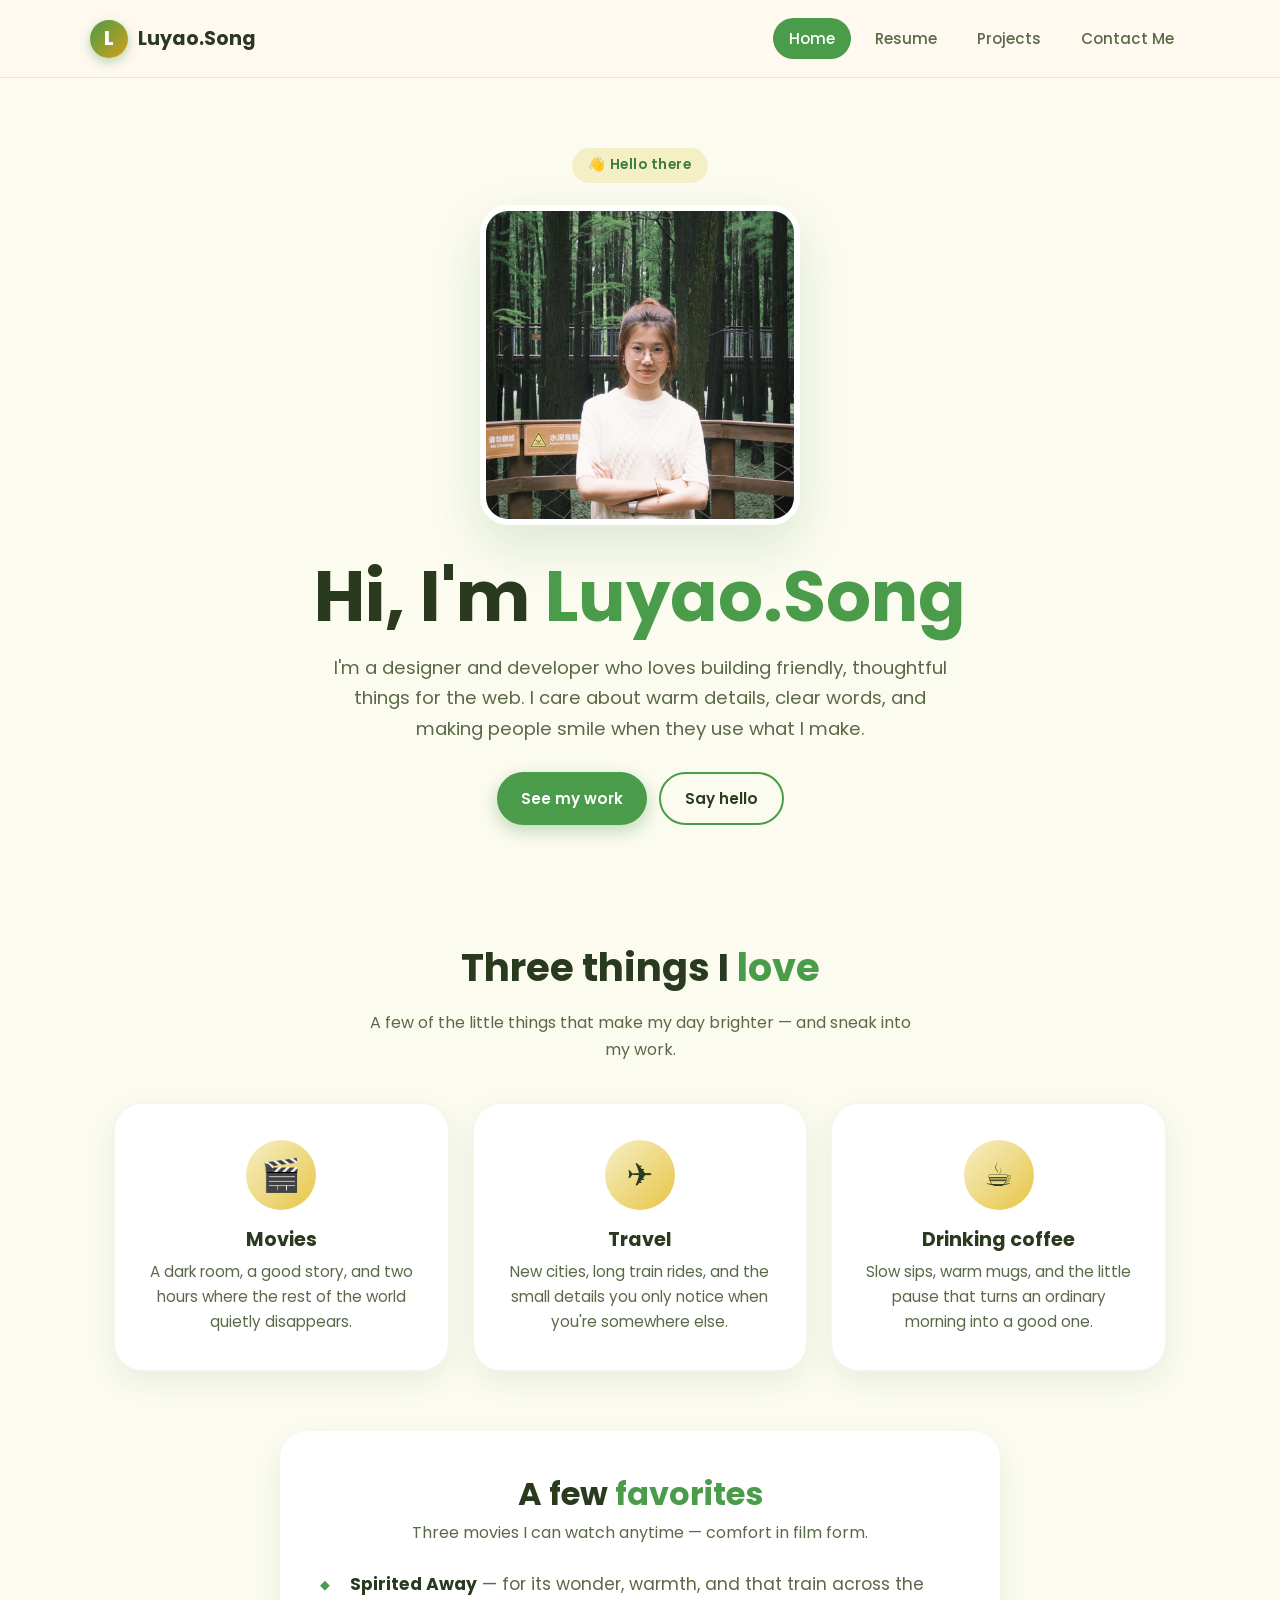
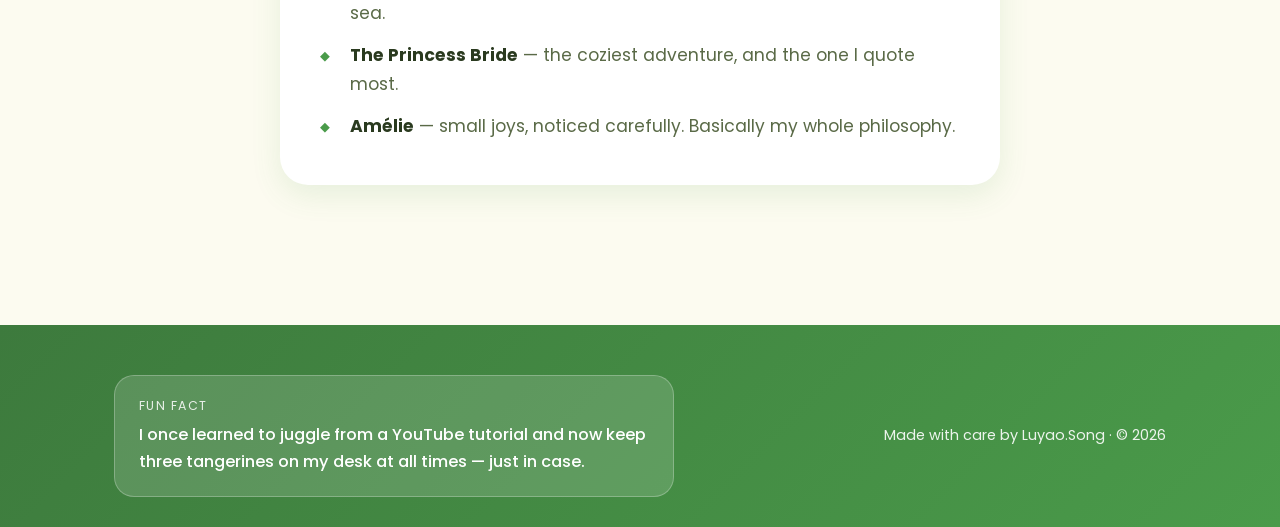
<file: index.html>
<!DOCTYPE html>
<html lang="en">
<head>
  <meta charset="UTF-8" />
  <meta name="viewport" content="width=device-width, initial-scale=1.0" />
  <title>Luyao.Song — Home</title>
  <meta name="description" content="Hi, I'm Luyao — a friendly designer & developer who loves warm colors, good coffee, and side projects." />
  <link rel="preconnect" href="https://fonts.googleapis.com" />
  <link rel="preconnect" href="https://fonts.gstatic.com" crossorigin />
  <link href="https://fonts.googleapis.com/css2?family=Poppins:wght@400;500;600;700&display=swap" rel="stylesheet" />
  <link rel="stylesheet" href="styles.css" />
</head>
<body>
  <!-- ===== Header ===== -->
  <header class="site-header">
    <div class="container nav">
      <a class="brand" href="index.html">
        <span class="brand-mark">L</span>
        <span>Luyao.Song</span>
      </a>
      <button class="nav-toggle" aria-label="Toggle menu" aria-expanded="false">
        <span></span><span></span><span></span>
      </button>
      <nav class="nav-links" id="navLinks">
        <a href="index.html" class="active">Home</a>
        <a href="resume.html">Resume</a>
        <a href="projects.html">Projects</a>
        <a href="contact.html">Contact Me</a>
      </nav>
    </div>
  </header>

  <main>
    <!-- ===== Hero ===== -->
    <section class="hero">
      <div class="container">
        <span class="hero-eyebrow">👋 Hello there</span>
        <img class="hero-photo"
             src="profile.jpg"
             alt="Portrait of Luyao.Song" />
        <h1>Hi, I'm <span class="accent">Luyao.Song</span></h1>
        <p class="lead">
          I'm a designer and developer who loves building friendly, thoughtful
          things for the web. I care about warm details, clear words, and
          making people smile when they use what I make.
        </p>
        <div class="hero-actions">
          <a href="projects.html" class="btn">See my work</a>
          <a href="contact.html" class="btn btn-ghost">Say hello</a>
        </div>
      </div>
    </section>

    <!-- ===== Three things I like ===== -->
    <section class="section">
      <div class="container">
        <div class="section-head">
          <h2>Three things I <span class="accent">love</span></h2>
          <p>A few of the little things that make my day brighter — and sneak into my work.</p>
        </div>
        <div class="likes-grid">
          <article class="like-card">
            <div class="like-icon">🎬</div>
            <h3>Movies</h3>
            <p>A dark room, a good story, and two hours where the rest of the world quietly disappears.</p>
          </article>
          <article class="like-card">
            <div class="like-icon">✈️</div>
            <h3>Travel</h3>
            <p>New cities, long train rides, and the small details you only notice when you're somewhere else.</p>
          </article>
          <article class="like-card">
            <div class="like-icon">☕</div>
            <h3>Drinking coffee</h3>
            <p>Slow sips, warm mugs, and the little pause that turns an ordinary morning into a good one.</p>
          </article>
        </div>
      </div>
    </section>

    <!-- ===== Favorites ===== -->
    <section class="section" style="padding-top:0;">
      <div class="container">
        <div class="favorites">
          <h2>A few <span class="accent">favorites</span></h2>
          <p class="sub">Three movies I can watch anytime — comfort in film form.</p>
          <ul class="favorites-list">
            <li><strong>Spirited Away</strong> — for its wonder, warmth, and that train across the sea.</li>
            <li><strong>The Princess Bride</strong> — the coziest adventure, and the one I quote most.</li>
            <li><strong>Amélie</strong> — small joys, noticed carefully. Basically my whole philosophy.</li>
          </ul>
        </div>
      </div>
    </section>
  </main>

  <!-- ===== Footer ===== -->
  <footer class="site-footer">
    <div class="container footer-inner">
      <div class="fun-fact">
        <div class="label">Fun fact</div>
        <p>I once learned to juggle from a YouTube tutorial and now keep three tangerines on my desk at all times — just in case.</p>
      </div>
      <div class="footer-meta">
        Made with care by Luyao.Song · © 2026
      </div>
    </div>
  </footer>

  <script src="app.js"></script>
</body>
</html>
</file>
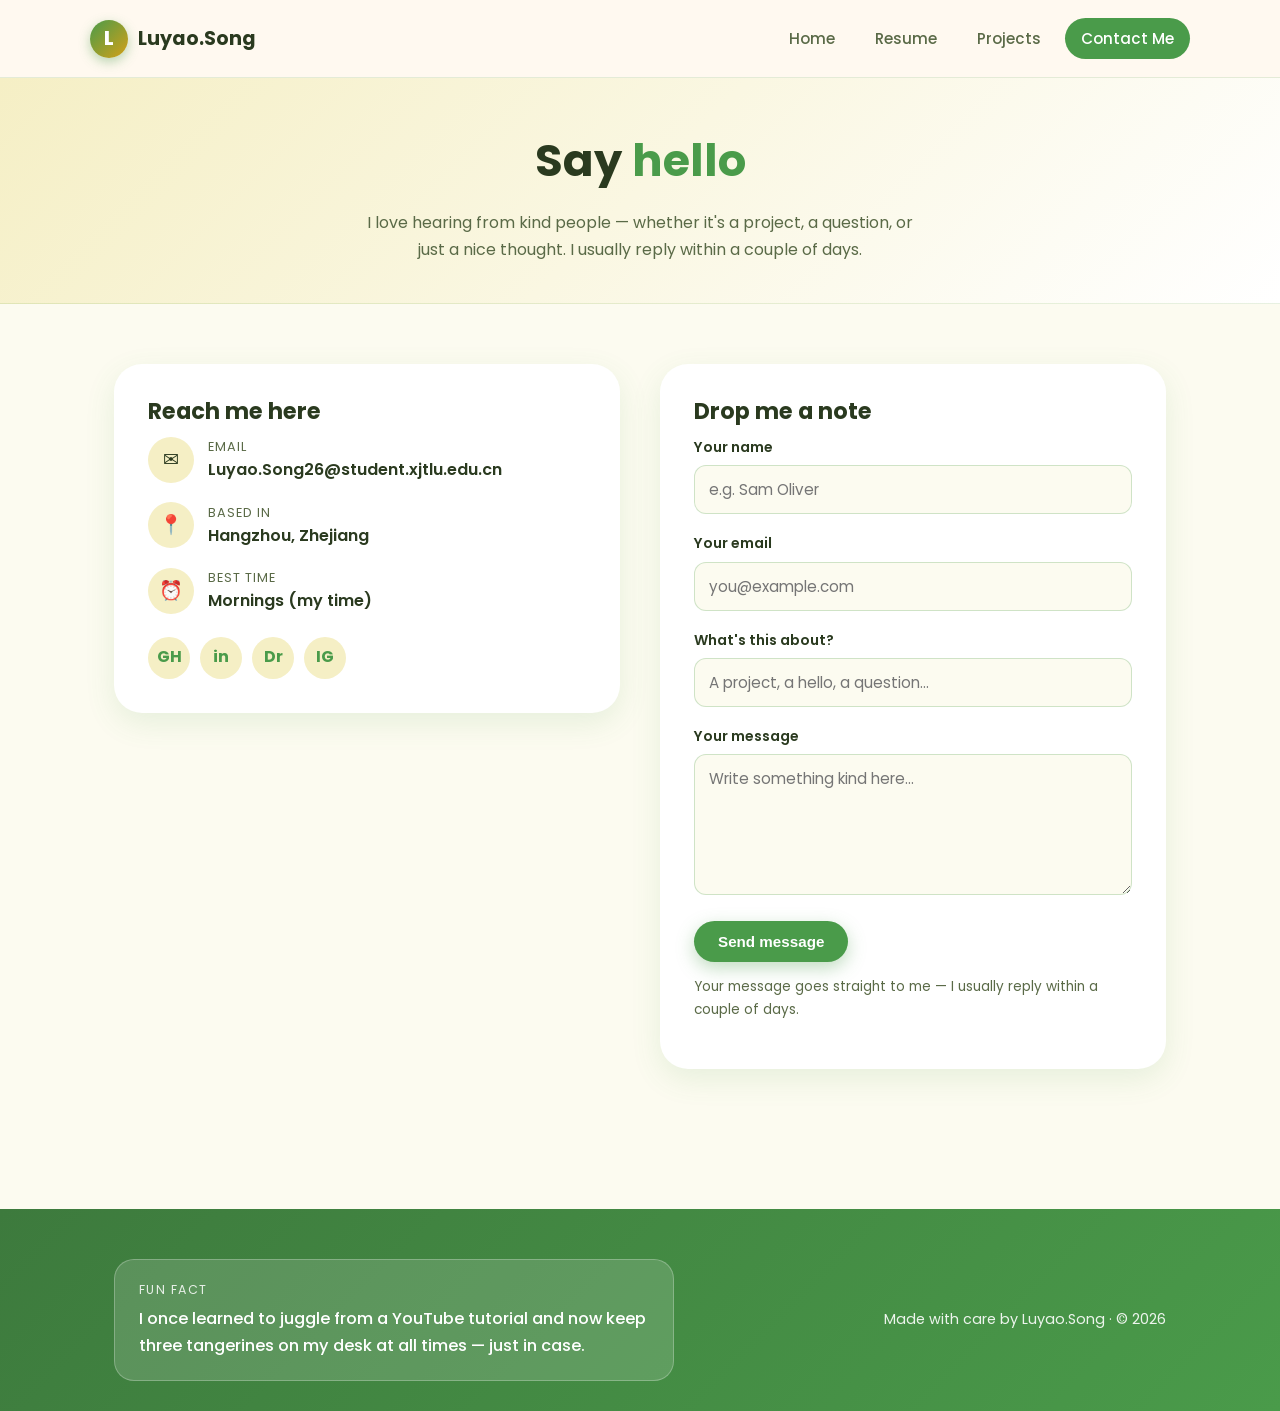
<file: contact.html>
<!DOCTYPE html>
<html lang="en">
<head>
  <meta charset="UTF-8" />
  <meta name="viewport" content="width=device-width, initial-scale=1.0" />
  <title>Luyao.Song — Contact Me</title>
  <meta name="description" content="Get in touch with Luyao.Song — friendly messages always welcome." />
  <link rel="preconnect" href="https://fonts.googleapis.com" />
  <link rel="preconnect" href="https://fonts.gstatic.com" crossorigin />
  <link href="https://fonts.googleapis.com/css2?family=Poppins:wght@400;500;600;700&display=swap" rel="stylesheet" />
  <link rel="stylesheet" href="styles.css" />
</head>
<body>
  <header class="site-header">
    <div class="container nav">
      <a class="brand" href="index.html">
        <span class="brand-mark">L</span>
        <span>Luyao.Song</span>
      </a>
      <button class="nav-toggle" aria-label="Toggle menu" aria-expanded="false">
        <span></span><span></span><span></span>
      </button>
      <nav class="nav-links" id="navLinks">
        <a href="index.html">Home</a>
        <a href="resume.html">Resume</a>
        <a href="projects.html">Projects</a>
        <a href="contact.html" class="active">Contact Me</a>
      </nav>
    </div>
  </header>

  <main>
    <section class="page-hero">
      <div class="container">
        <h1>Say <span class="accent">hello</span></h1>
        <p>I love hearing from kind people — whether it's a project, a question, or just a nice thought. I usually reply within a couple of days.</p>
      </div>
    </section>

    <section class="section">
      <div class="container contact-grid">

        <!-- Contact info -->
        <div class="contact-card">
          <h2 style="font-size:1.4rem;">Reach me here</h2>
          <div class="contact-list">
            <div class="contact-item">
              <div class="contact-icon">✉️</div>
              <div>
                <div class="label">Email</div>
                <div class="value"><a href="mailto:Luyao.Song26@student.xjtlu.edu.cn">Luyao.Song26@student.xjtlu.edu.cn</a></div>
              </div>
            </div>
            <div class="contact-item">
              <div class="contact-icon">📍</div>
              <div>
                <div class="label">Based in</div>
                <div class="value">Hangzhou, Zhejiang</div>
              </div>
            </div>
            <div class="contact-item">
              <div class="contact-icon">⏰</div>
              <div>
                <div class="label">Best time</div>
                <div class="value">Mornings (my time)</div>
              </div>
            </div>
          </div>

          <div class="social-row">
            <a class="social-chip" href="#" aria-label="GitHub">GH</a>
            <a class="social-chip" href="#" aria-label="LinkedIn">in</a>
            <a class="social-chip" href="#" aria-label="Dribbble">Dr</a>
            <a class="social-chip" href="#" aria-label="Instagram">IG</a>
          </div>
        </div>

        <!-- Contact form -->
        <div class="contact-card">
          <h2 style="font-size:1.4rem;">Drop me a note</h2>
          <form id="contactForm" novalidate>
            <div class="form-group">
              <label for="name">Your name</label>
              <input type="text" id="name" name="name" placeholder="e.g. Sam Oliver" required />
            </div>
            <div class="form-group">
              <label for="email">Your email</label>
              <input type="email" id="email" name="email" placeholder="you@example.com" required />
            </div>
            <div class="form-group">
              <label for="subject">What's this about?</label>
              <input type="text" id="subject" name="subject" placeholder="A project, a hello, a question…" />
            </div>
            <div class="form-group">
              <label for="message">Your message</label>
              <textarea id="message" name="message" rows="5" placeholder="Write something kind here…" required></textarea>
            </div>
            <button type="submit" class="btn">Send message</button>
            <p class="form-status" id="formStatus"></p>
            <p class="form-note">Your message goes straight to me — I usually reply within a couple of days.</p>
          </form>
        </div>

      </div>
    </section>
  </main>

  <footer class="site-footer">
    <div class="container footer-inner">
      <div class="fun-fact">
        <div class="label">Fun fact</div>
        <p>I once learned to juggle from a YouTube tutorial and now keep three tangerines on my desk at all times — just in case.</p>
      </div>
      <div class="footer-meta">
        Made with care by Luyao.Song · © 2026
      </div>
    </div>
  </footer>

  <script src="app.js"></script>
</body>
</html>
</file>
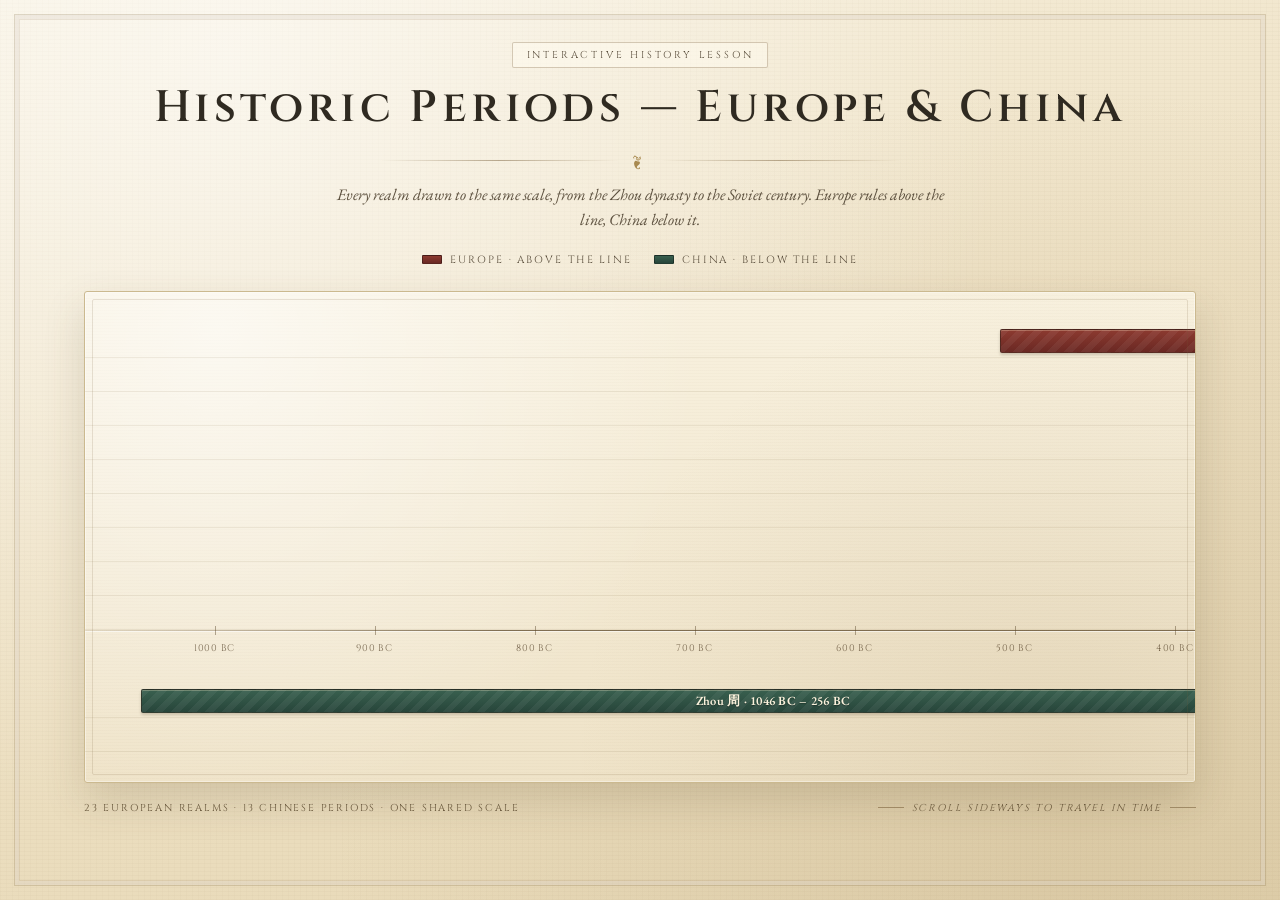
<file: history.html>
<!DOCTYPE html>
<html lang="en">
<head>
  <meta charset="UTF-8" />
  <meta name="viewport" content="width=device-width, initial-scale=1.0" />
  <title>Historic Periods — Europe &amp; China</title>
  <meta name="description" content="A vintage timeline comparing European and Chinese historical periods on a single scale." />
  <link rel="preconnect" href="https://fonts.googleapis.com" />
  <link rel="preconnect" href="https://fonts.gstatic.com" crossorigin />
  <link href="https://fonts.googleapis.com/css2?family=Cinzel:wght@400;500;600;700&family=EB+Garamond:ital,wght@0,400;0,500;0,600;1,400&display=swap" rel="stylesheet" />
  <style>
    :root {
      --paper: #f4ecd8;
      --paper-deep: #e7d9ba;
      --paper-edge: #d9c9a4;
      --ink: #2f2a21;
      --ink-soft: #5b4f3d;
      --gold: #a8894f;
      --gold-soft: #c8b184;
      --rule: #cbb98f;
      --eu: #8c3a30;
      --eu-deep: #6a2823;
      --cn: #39604f;
      --cn-deep: #27453a;
      --serif: "EB Garamond", Georgia, "Times New Roman", serif;
      --display: "Cinzel", "EB Garamond", Georgia, serif;
    }

    * { box-sizing: border-box; }
    html, body { margin: 0; }
    body {
      min-height: 100vh;
      color: var(--ink);
      font-family: var(--serif);
      background:
        radial-gradient(circle at 18% 6%, rgba(255, 255, 255, 0.55), transparent 58%),
        radial-gradient(circle at 84% 92%, rgba(150, 120, 70, 0.16), transparent 55%),
        repeating-linear-gradient(0deg, rgba(120, 95, 58, 0.03) 0 1px, transparent 1px 4px),
        repeating-linear-gradient(90deg, rgba(120, 95, 58, 0.025) 0 1px, transparent 1px 6px),
        linear-gradient(165deg, #f7f0de, #eee1c4 48%, #e6d7b4);
      background-attachment: fixed;
      -webkit-font-smoothing: antialiased;
    }
    body::after {
      content: "";
      position: fixed;
      inset: 14px;
      border: 1px solid rgba(120, 95, 58, 0.22);
      box-shadow: inset 0 0 0 4px rgba(255, 255, 255, 0.25), inset 0 0 0 5px rgba(120, 95, 58, 0.12);
      pointer-events: none;
      z-index: 5;
    }

    /* ===== Header ===== */
    .masthead {
      max-width: 1180px;
      margin: 0 auto;
      padding: 42px 34px 20px;
      text-align: center;
    }
    .masthead .eyebrow {
      display: inline-block;
      margin-bottom: 14px;
      padding: 5px 14px;
      border: 1px solid rgba(120, 95, 58, 0.3);
      border-radius: 2px;
      font-family: var(--display);
      font-size: 10px;
      letter-spacing: 0.28em;
      text-transform: uppercase;
      color: var(--ink-soft);
      background: rgba(255, 252, 240, 0.5);
    }
    .masthead h1 {
      margin: 0;
      font-family: var(--display);
      font-size: clamp(26px, 4.2vw, 44px);
      font-weight: 600;
      letter-spacing: 0.1em;
      line-height: 1.2;
      color: var(--ink);
    }
    .rule {
      display: flex;
      align-items: center;
      justify-content: center;
      gap: 14px;
      margin: 16px auto 12px;
      max-width: 520px;
      color: var(--gold);
    }
    .rule::before,
    .rule::after {
      content: "";
      flex: 1;
      height: 1px;
      background: linear-gradient(90deg, transparent, rgba(120, 95, 58, 0.5), transparent);
    }
    .rule span { font-size: 15px; letter-spacing: 0.4em; }
    .masthead p {
      margin: 0 auto;
      max-width: 620px;
      font-size: 16px;
      font-style: italic;
      color: var(--ink-soft);
      line-height: 1.6;
    }
    .legend {
      display: flex;
      flex-wrap: wrap;
      justify-content: center;
      gap: 10px 22px;
      margin-top: 20px;
      font-family: var(--display);
      font-size: 10.5px;
      letter-spacing: 0.18em;
      text-transform: uppercase;
      color: var(--ink-soft);
    }
    .legend-item { display: inline-flex; align-items: center; gap: 8px; }
    .swatch {
      width: 20px;
      height: 9px;
      border: 1px solid rgba(0, 0, 0, 0.35);
      border-radius: 1px;
    }
    .swatch--eu { background: linear-gradient(180deg, var(--eu), var(--eu-deep)); }
    .swatch--cn { background: linear-gradient(180deg, var(--cn), var(--cn-deep)); }

    /* ===== Chart frame ===== */
    .chart-wrap {
      max-width: 1180px;
      margin: 4px auto 0;
      padding: 0 34px;
    }
    .chart-card {
      position: relative;
      border: 1px solid var(--rule);
      border-radius: 3px;
      background:
        radial-gradient(circle at 12% 8%, rgba(255, 255, 255, 0.6), transparent 45%),
        radial-gradient(circle at 88% 96%, rgba(160, 130, 80, 0.14), transparent 45%),
        repeating-linear-gradient(0deg, rgba(120, 95, 58, 0.025) 0 1px, transparent 1px 3px),
        linear-gradient(180deg, #f8f1df, #efe3c8);
      box-shadow: 0 18px 40px rgba(90, 70, 40, 0.18), inset 0 0 0 1px rgba(255, 255, 255, 0.4);
      overflow: hidden;
    }
    .chart-card::before {
      content: "";
      position: absolute;
      inset: 7px;
      border: 1px solid rgba(120, 95, 58, 0.16);
      pointer-events: none;
      z-index: 4;
      border-radius: 2px;
    }

    .chart-scroll {
      overflow-x: auto;
      overflow-y: hidden;
      padding: 6px 0;
      scrollbar-width: thin;
      scrollbar-color: rgba(120, 95, 58, 0.45) transparent;
    }
    .chart-scroll::-webkit-scrollbar { height: 10px; }
    .chart-scroll::-webkit-scrollbar-track {
      background: rgba(120, 95, 58, 0.08);
      border-radius: 999px;
      margin: 0 10px;
    }
    .chart-scroll::-webkit-scrollbar-thumb {
      background: rgba(120, 95, 58, 0.4);
      border-radius: 999px;
      border: 2px solid #f2e8d0;
    }
    .chart-scroll::-webkit-scrollbar-thumb:hover { background: rgba(120, 95, 58, 0.62); }

    .chart {
      position: relative;
      min-height: 420px;
    }

    /* Lane guides, axis, ticks */
    .lane-guide {
      position: absolute;
      left: 0;
      right: 0;
      height: 1px;
      background: rgba(120, 95, 58, 0.1);
      pointer-events: none;
    }
    .axis-line {
      position: absolute;
      left: 0;
      right: 0;
      height: 1px;
      background: linear-gradient(90deg, rgba(120, 95, 58, 0.15), rgba(90, 70, 40, 0.75) 8%, rgba(90, 70, 40, 0.75) 92%, rgba(120, 95, 58, 0.15));
      box-shadow: 0 1px 0 rgba(255, 255, 255, 0.6);
    }
    .axis-tick {
      position: absolute;
      width: 1px;
      height: 9px;
      background: rgba(90, 70, 40, 0.45);
    }
    .axis-year {
      position: absolute;
      transform: translateX(-50%);
      font-family: var(--display);
      font-size: 9.5px;
      letter-spacing: 0.08em;
      color: rgba(80, 62, 36, 0.75);
      white-space: nowrap;
    }

    /* Period nodes */
    .node {
      position: absolute;
      display: flex;
      align-items: center;
      height: 24px;
      white-space: nowrap;
      transition: transform 0.15s ease;
    }
    .node:hover { transform: translateY(-1px); z-index: 3; }

    .bar {
      height: 100%;
      display: flex;
      align-items: center;
      justify-content: center;
      padding: 0 8px;
      border: 1px solid rgba(40, 26, 18, 0.5);
      border-radius: 2px;
      font-family: var(--serif);
      font-size: 12.5px;
      font-weight: 600;
      letter-spacing: 0.02em;
      color: #fbf2dc;
      text-shadow: 0 1px 1px rgba(0, 0, 0, 0.35);
      overflow: hidden;
      box-shadow: inset 0 1px 0 rgba(255, 236, 200, 0.28), 0 2px 3px rgba(60, 45, 25, 0.22);
      cursor: default;
      transition: filter 0.15s ease, box-shadow 0.15s ease;
    }
    .node:hover .bar {
      filter: brightness(1.14) saturate(1.06);
      box-shadow: inset 0 1px 0 rgba(255, 236, 200, 0.35), 0 0 0 1px var(--gold-soft), 0 3px 8px rgba(60, 45, 25, 0.3);
    }
    .bar--eu {
      background:
        repeating-linear-gradient(135deg, rgba(255, 255, 255, 0.05) 0 6px, transparent 6px 12px),
        linear-gradient(180deg, var(--eu), var(--eu-deep));
    }
    .bar--cn {
      background:
        repeating-linear-gradient(135deg, rgba(255, 255, 255, 0.05) 0 6px, transparent 6px 12px),
        linear-gradient(180deg, var(--cn), var(--cn-deep));
    }

    .tag {
      font-family: var(--serif);
      font-size: 12.5px;
      font-weight: 600;
      letter-spacing: 0.015em;
      color: var(--ink);
      display: inline-flex;
      align-items: center;
      gap: 5px;
      text-shadow: 0 1px 0 rgba(255, 255, 255, 0.5);
    }
    .tag::before {
      content: "";
      display: inline-block;
      width: 9px;
      height: 1px;
      background: currentColor;
      opacity: 0.55;
    }
    .tag--eu { color: var(--eu-deep); }
    .tag--cn { color: var(--cn-deep); }

    .lbl-zh {
      font-family: "Songti SC", "STSong", "SimSun", serif;
      font-weight: 400;
      opacity: 0.85;
      margin-left: 3px;
    }

    /* ===== Footer ===== */
    .chart-foot {
      max-width: 1180px;
      margin: 0 auto;
      padding: 18px 34px 46px;
      display: flex;
      flex-wrap: wrap;
      align-items: center;
      justify-content: space-between;
      gap: 10px 24px;
      font-size: 13.5px;
      color: var(--ink-soft);
      font-style: italic;
    }
    .chart-foot .count {
      font-family: var(--display);
      font-style: normal;
      font-size: 10px;
      letter-spacing: 0.18em;
      text-transform: uppercase;
      color: rgba(80, 62, 36, 0.85);
    }
    .scroll-hint {
      display: inline-flex;
      align-items: center;
      gap: 8px;
      font-family: var(--display);
      font-size: 10px;
      letter-spacing: 0.18em;
      text-transform: uppercase;
      color: rgba(80, 62, 36, 0.8);
    }
    .scroll-hint::before,
    .scroll-hint::after {
      content: "";
      width: 26px;
      height: 1px;
      background: rgba(120, 95, 58, 0.55);
    }

    @media (max-width: 760px) {
      body::after { inset: 8px; }
      .masthead { padding: 28px 18px 14px; }
      .masthead p { font-size: 14.5px; }
      .chart-wrap { padding: 0 14px; }
      .chart-foot { padding: 14px 18px 32px; font-size: 12.5px; }
      .bar { font-size: 11.5px; }
      .tag { font-size: 11.5px; }
    }
  </style>
</head>
<body>
  <header class="masthead">
    <span class="eyebrow">Interactive history lesson</span>
    <h1>Historic Periods &mdash; Europe &amp; China</h1>
    <div class="rule"><span>&#10086;</span></div>
    <p>Every realm drawn to the same scale, from the Zhou dynasty to the Soviet century. Europe rules above the line, China below it.</p>
    <div class="legend">
      <span class="legend-item"><span class="swatch swatch--eu"></span>Europe &middot; above the line</span>
      <span class="legend-item"><span class="swatch swatch--cn"></span>China &middot; below the line</span>
    </div>
  </header>

  <main class="chart-wrap">
    <div class="chart-card">
      <div class="chart-scroll" id="chartScroll">
        <div class="chart" id="chart"></div>
      </div>
    </div>
  </main>

  <footer class="chart-foot">
    <span class="count">23 European realms &middot; 13 Chinese periods &middot; one shared scale</span>
    <span class="scroll-hint">Scroll sideways to travel in time</span>
  </footer>

  <script>
    (function () {
      "use strict";

      var EU = [
        { n: "Roman Republic", s: -509, e: -27 },
        { n: "Western Roman Empire", s: -27, e: 476 },
        { n: "Eastern Roman Empire", s: 330, e: 1453 },
        { n: "Middle Ages", s: 476, e: 1453 },
        { n: "Frankish Kingdom", s: 481, e: 843 },
        { n: "Kievan Rus'", s: 882, e: 1240 },
        { n: "Duchy of Normandy", s: 911, e: 1204 },
        { n: "Kingdom of England", s: 927, e: 1707 },
        { n: "Holy Roman Empire", s: 962, e: 1806 },
        { n: "Grand Duchy of Moscow", s: 1283, e: 1547 },
        { n: "Ottoman Empire", s: 1299, e: 1923 },
        { n: "Portuguese Empire", s: 1415, e: 1999 },
        { n: "Spanish Empire", s: 1492, e: 1898 },
        { n: "Tsardom of Russia", s: 1547, e: 1721 },
        { n: "Dutch Republic", s: 1581, e: 1795 },
        { n: "Commonwealth of England", s: 1649, e: 1660 },
        { n: "Russian Empire", s: 1721, e: 1917 },
        { n: "First French Empire", s: 1804, e: 1815 },
        { n: "German Confederation", s: 1815, e: 1866 },
        { n: "Kingdom of Italy", s: 1861, e: 1946 },
        { n: "Austro-Hungarian Empire", s: 1867, e: 1918 },
        { n: "German Empire", s: 1871, e: 1918 },
        { n: "Soviet Union", s: 1922, e: 1991 }
      ];

      var CN = [
        { n: "Zhou", zh: "周", s: -1046, e: -256 },
        { n: "Qin", zh: "秦", s: -221, e: -207 },
        { n: "Han", zh: "汉", s: -202, e: 220 },
        { n: "Three Kingdoms", zh: "三国", s: 220, e: 280 },
        { n: "Jin", zh: "晋", s: 265, e: 420 },
        { n: "Northern and Southern Dynasties", zh: "南北朝", s: 420, e: 589 },
        { n: "Sui", zh: "隋", s: 581, e: 618 },
        { n: "Tang", zh: "唐", s: 618, e: 907 },
        { n: "Five Dynasties", zh: "五代", s: 907, e: 960 },
        { n: "Song", zh: "宋", s: 960, e: 1279 },
        { n: "Yuan", zh: "元", s: 1271, e: 1368 },
        { n: "Ming", zh: "明", s: 1368, e: 1644 },
        { n: "Qing", zh: "清", s: 1636, e: 1912 }
      ];

      var SCALE = 1.6;
      var PAD_LEFT = 56;
      var PAD_RIGHT = 300;
      var PAD_TOP = 26;
      var PAD_BOTTOM = 24;
      var LANE_H = 34;
      var BAR_H = 24;
      var AXIS_BAND = 54;
      var LANE_GAP_YEARS = 6;
      var MIN_Y = -1046;
      var MAX_Y = 1999;

      var chart = document.getElementById("chart");
      var scroller = document.getElementById("chartScroll");
      var measure = document.createElement("canvas").getContext("2d");

      function yearLabel(y) {
        if (y < 0) return (-y) + " BC";
        return y + " AD";
      }
      function rangeLabel(p) {
        return yearLabel(p.s) + " \u2013 " + yearLabel(p.e);
      }
      function xFor(y) {
        return PAD_LEFT + (y - MIN_Y) * SCALE;
      }
      function textWidth(txt, size, weight) {
        measure.font = (weight || 600) + " " + size + "px 'EB Garamond', Georgia, serif";
        return measure.measureText(txt).width;
      }

      function pack(list, side) {
        var items = list.slice().sort(function (a, b) {
          return a.s - b.s || a.e - b.e;
        });
        var lanes = [];
        var out = [];

        for (var i = 0; i < items.length; i++) {
          var p = items[i];
          var barW = Math.max(6, (p.e - p.s) * SCALE);
          var full = p.n + (p.zh ? " " + p.zh : "");
          var withYears = full + " \u00b7 " + rangeLabel(p);
          var needIn = textWidth(withYears, 12.5, 600) + 22;
          var needName = textWidth(full, 12.5, 600) + 22;
          var mode = "in";
          var label = withYears;

          if (barW < needName) {
            mode = "out";
            label = full;
          } else if (barW < needIn) {
            label = full;
          }

          var reserveEnd = p.e;
          if (mode === "out") {
            var labelPx = textWidth(full, 12.5, 600) + 18;
            reserveEnd = p.e + labelPx / SCALE;
          }

          var lane = -1;
          for (var k = 0; k < lanes.length; k++) {
            if (lanes[k] + LANE_GAP_YEARS <= p.s) { lane = k; break; }
          }
          if (lane === -1) {
            lane = lanes.length;
            lanes.push(-Infinity);
          }
          lanes[lane] = reserveEnd;

          out.push({ p: p, lane: lane, mode: mode, label: label, barW: barW });
        }
        return { rows: out, lanes: lanes.length, side: side };
      }

      function build() {
        var width = Math.round(PAD_LEFT + (MAX_Y - MIN_Y) * SCALE + PAD_RIGHT);
        chart.innerHTML = "";
        chart.style.width = width + "px";

        var eu = pack(EU, "eu");
        var cn = pack(CN, "cn");

        var euTop = PAD_TOP;
        var axisY = euTop + eu.lanes * LANE_H;
        var cnTop = axisY + AXIS_BAND;
        var height = cnTop + cn.lanes * LANE_H + PAD_BOTTOM;

        chart.style.height = height + "px";

        // Ruled lane guides
        var g;
        for (var a = 0; a < eu.lanes; a++) {
          g = document.createElement("div");
          g.className = "lane-guide";
          g.style.top = (euTop + a * LANE_H + LANE_H - 1) + "px";
          chart.appendChild(g);
        }
        for (var b = 0; b < cn.lanes; b++) {
          g = document.createElement("div");
          g.className = "lane-guide";
          g.style.top = (cnTop + b * LANE_H + LANE_H - 1) + "px";
          chart.appendChild(g);
        }

        // Central axis
        var axis = document.createElement("div");
        axis.className = "axis-line";
        axis.style.top = axisY + "px";
        chart.appendChild(axis);

        for (var y = -1000; y <= 2000; y += 100) {
          if (y === 0) continue;
          var tx = xFor(y);
          var tick = document.createElement("div");
          tick.className = "axis-tick";
          tick.style.left = tx + "px";
          tick.style.top = (axisY - 4) + "px";
          chart.appendChild(tick);

          var yr = document.createElement("div");
          yr.className = "axis-year";
          yr.style.left = tx + "px";
          yr.style.top = (axisY + 12) + "px";
          yr.textContent = yearLabel(y);
          chart.appendChild(yr);
        }

        addNodes(eu.rows, euTop, "eu");
        addNodes(cn.rows, cnTop, "cn");
      }

      function addNodes(rows, top, side) {
        for (var i = 0; i < rows.length; i++) {
          var row = rows[i];
          var node = document.createElement("div");
          node.className = "node";
          node.style.left = xFor(row.p.s) + "px";
          node.style.top = (top + row.lane * LANE_H + (LANE_H - BAR_H) / 2) + "px";
          node.title = row.p.n + (row.p.zh ? " " + row.p.zh : "") + " \u2014 " + rangeLabel(row.p);

          var bar = document.createElement("div");
          bar.className = "bar bar--" + side;
          bar.style.width = row.barW + "px";
          if (row.mode === "in") {
            bar.textContent = row.label;
          }
          node.appendChild(bar);

          if (row.mode === "out") {
            var tag = document.createElement("span");
            tag.className = "tag tag--" + side;
            tag.textContent = row.p.n;
            if (row.p.zh) {
              var zh = document.createElement("span");
              zh.className = "lbl-zh";
              zh.textContent = row.p.zh;
              tag.appendChild(zh);
            }
            node.appendChild(tag);
          }

          chart.appendChild(node);
        }
      }

      document.fonts && document.fonts.ready
        ? document.fonts.ready.then(build)
        : build();

      var resizeTimer = 0;
      window.addEventListener("resize", function () {
        clearTimeout(resizeTimer);
        resizeTimer = setTimeout(build, 180);
      });
    })();
  </script>
</body>
</html>
</file>
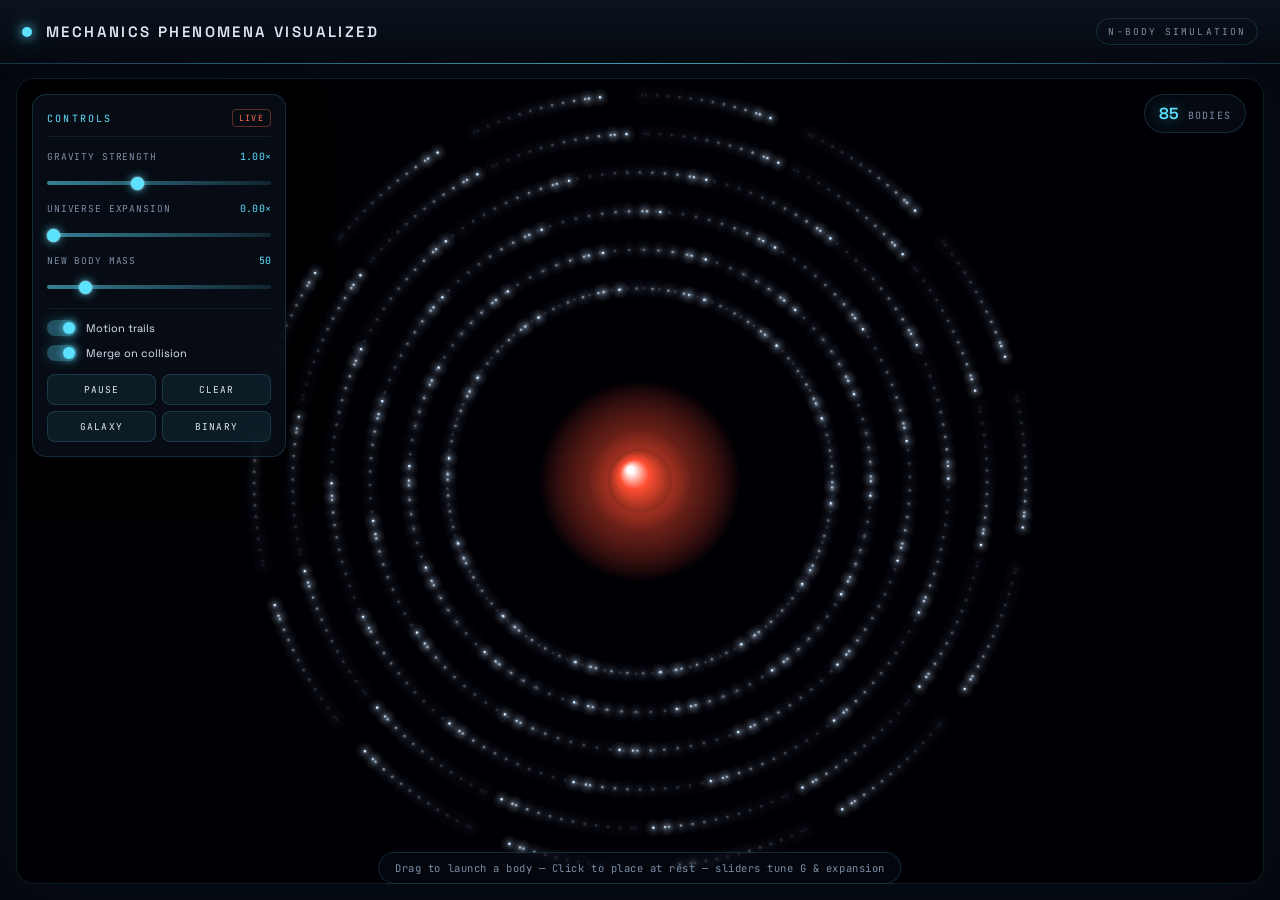
<file: physics.html>
<!DOCTYPE html>
<html lang="en">
<head>
  <meta charset="UTF-8" />
  <meta name="viewport" content="width=device-width, initial-scale=1.0" />
  <title>Mechanics Phenomena Visualized</title>
  <meta name="description" content="An interactive N-body gravity sandbox for the physics classroom." />
  <link rel="preconnect" href="https://fonts.googleapis.com" />
  <link rel="preconnect" href="https://fonts.gstatic.com" crossorigin />
  <link href="https://fonts.googleapis.com/css2?family=Space+Grotesk:wght@400;500;600;700&family=JetBrains+Mono:wght@400;500&display=swap" rel="stylesheet" />
  <style>
    :root {
      --bg: #04060c;
      --panel: rgba(9, 15, 25, 0.84);
      --line: rgba(92, 214, 255, 0.16);
      --line-soft: rgba(92, 214, 255, 0.09);
      --cyan: #5ce1ff;
      --warm: #ff6b4a;
      --text: #dbe7f3;
      --muted: #7d90a6;
      --sans: "Space Grotesk", "Segoe UI", system-ui, -apple-system, sans-serif;
      --mono: "JetBrains Mono", ui-monospace, "SF Mono", Menlo, Consolas, monospace;
    }

    * { box-sizing: border-box; }
    html, body { height: 100%; }
    body {
      margin: 0;
      display: flex;
      flex-direction: column;
      overflow: hidden;
      background: var(--bg);
      color: var(--text);
      font-family: var(--sans);
      -webkit-font-smoothing: antialiased;
    }

    /* ===== Title bar ===== */
    .topbar {
      position: relative;
      z-index: 3;
      flex: 0 0 auto;
      display: flex;
      align-items: center;
      gap: 14px;
      height: 64px;
      padding: 0 22px;
      border-bottom: 1px solid var(--line);
      background: linear-gradient(180deg, rgba(12, 20, 32, 0.96), rgba(5, 9, 16, 0.92));
    }
    .topbar::after {
      content: "";
      position: absolute;
      left: 0;
      right: 0;
      bottom: -1px;
      height: 1px;
      background: linear-gradient(90deg, transparent, var(--cyan), transparent);
      opacity: 0.6;
    }
    .brand-dot {
      width: 10px;
      height: 10px;
      flex: 0 0 auto;
      border-radius: 50%;
      background: var(--cyan);
      box-shadow: 0 0 12px var(--cyan), 0 0 28px rgba(92, 225, 255, 0.45);
      animation: pulse 2.8s ease-in-out infinite;
    }
    @keyframes pulse {
      0%, 100% { opacity: 1; transform: scale(1); }
      50% { opacity: 0.55; transform: scale(0.82); }
    }
    .topbar h1 {
      margin: 0;
      font-size: 15px;
      font-weight: 600;
      letter-spacing: 0.16em;
      text-transform: uppercase;
      white-space: nowrap;
    }
    .topbar-tag {
      margin-left: auto;
      padding: 6px 11px;
      border: 1px solid var(--line);
      border-radius: 999px;
      font-family: var(--mono);
      font-size: 9.5px;
      letter-spacing: 0.22em;
      color: var(--muted);
      white-space: nowrap;
    }

    /* ===== Stage & canvas ===== */
    .stage {
      position: relative;
      flex: 1 1 auto;
      min-height: 0;
      padding: 14px 16px 16px;
    }
    #sky {
      display: block;
      width: 100%;
      height: 100%;
      border: 1px solid rgba(92, 214, 255, 0.14);
      border-radius: 18px;
      background: #000;
      box-shadow: inset 0 0 90px rgba(0, 0, 0, 0.9), 0 0 70px rgba(40, 120, 160, 0.10);
      cursor: crosshair;
      touch-action: none;
    }

    /* ===== Control panel ===== */
    .panel {
      position: absolute;
      top: 30px;
      left: 32px;
      z-index: 2;
      width: 254px;
      max-height: calc(100% - 60px);
      overflow: auto;
      padding: 14px;
      border: 1px solid var(--line);
      border-radius: 14px;
      background: var(--panel);
      box-shadow: 0 18px 44px rgba(0, 0, 0, 0.55);
      backdrop-filter: blur(14px);
      -webkit-backdrop-filter: blur(14px);
    }
    .panel-head {
      display: flex;
      align-items: center;
      justify-content: space-between;
      margin-bottom: 13px;
      padding-bottom: 9px;
      border-bottom: 1px solid var(--line-soft);
    }
    .panel-head > :first-child {
      font-family: var(--mono);
      font-size: 10px;
      letter-spacing: 0.22em;
      text-transform: uppercase;
      color: var(--cyan);
    }
    .panel-badge {
      padding: 2px 6px;
      border: 1px solid rgba(255, 107, 74, 0.35);
      border-radius: 4px;
      font-family: var(--mono);
      font-size: 8.5px;
      letter-spacing: 0.16em;
      text-transform: uppercase;
      color: var(--warm);
    }

    .ctrl { margin-bottom: 12px; }
    .ctrl label {
      display: flex;
      align-items: baseline;
      justify-content: space-between;
      gap: 8px;
      margin-bottom: 6px;
      font-family: var(--mono);
      font-size: 9.5px;
      letter-spacing: 0.09em;
      text-transform: uppercase;
      color: var(--muted);
    }
    .ctrl output {
      font-size: 10px;
      color: var(--cyan);
      letter-spacing: 0.02em;
    }

    input[type="range"] {
      -webkit-appearance: none;
      appearance: none;
      width: 100%;
      height: 4px;
      margin: 0;
      border-radius: 999px;
      background: linear-gradient(90deg, rgba(92, 225, 255, 0.55), rgba(92, 225, 255, 0.12));
      outline: none;
      cursor: pointer;
    }
    input[type="range"]::-webkit-slider-thumb {
      -webkit-appearance: none;
      appearance: none;
      width: 13px;
      height: 13px;
      border: none;
      border-radius: 50%;
      background: var(--cyan);
      box-shadow: 0 0 10px rgba(92, 225, 255, 0.85), 0 0 2px #fff;
    }
    input[type="range"]::-moz-range-thumb {
      width: 13px;
      height: 13px;
      border: none;
      border-radius: 50%;
      background: var(--cyan);
      box-shadow: 0 0 10px rgba(92, 225, 255, 0.85);
    }
    input[type="range"]:focus-visible {
      outline: 1px solid rgba(92, 225, 255, 0.5);
      outline-offset: 4px;
    }

    .switches {
      display: flex;
      flex-direction: column;
      gap: 9px;
      margin: 14px 0 13px;
      padding-top: 11px;
      border-top: 1px solid var(--line-soft);
    }
    .switch {
      display: flex;
      align-items: center;
      gap: 9px;
      font-size: 11px;
      color: var(--text);
      cursor: pointer;
      user-select: none;
    }
    .switch input {
      position: absolute;
      opacity: 0;
      pointer-events: none;
    }
    .track {
      position: relative;
      flex: 0 0 auto;
      width: 30px;
      height: 16px;
      border-radius: 999px;
      background: rgba(255, 255, 255, 0.12);
      transition: background 0.2s, box-shadow 0.2s;
    }
    .track::after {
      content: "";
      position: absolute;
      top: 2px;
      left: 2px;
      width: 12px;
      height: 12px;
      border-radius: 50%;
      background: #8090a4;
      transition: transform 0.2s, background 0.2s, box-shadow 0.2s;
    }
    .switch input:checked + .track {
      background: rgba(92, 225, 255, 0.32);
      box-shadow: 0 0 12px rgba(92, 225, 255, 0.22);
    }
    .switch input:checked + .track::after {
      transform: translateX(14px);
      background: var(--cyan);
      box-shadow: 0 0 8px var(--cyan);
    }
    .switch input:focus-visible + .track {
      outline: 1px solid rgba(92, 225, 255, 0.6);
      outline-offset: 3px;
    }

    .btns {
      display: grid;
      grid-template-columns: 1fr 1fr;
      gap: 6px;
    }
    .btns button {
      padding: 8px 6px;
      border: 1px solid var(--line);
      border-radius: 8px;
      background: rgba(92, 225, 255, 0.07);
      color: var(--text);
      font-family: var(--mono);
      font-size: 9.5px;
      letter-spacing: 0.12em;
      text-transform: uppercase;
      cursor: pointer;
      transition: background 0.16s, border-color 0.16s, box-shadow 0.16s, color 0.16s;
    }
    .btns button:hover {
      border-color: rgba(92, 225, 255, 0.45);
      background: rgba(92, 225, 255, 0.16);
      color: #fff;
      box-shadow: 0 0 18px rgba(92, 225, 255, 0.18);
    }
    .btns button:active { transform: translateY(1px); }
    .btns button.is-on {
      border-color: rgba(255, 107, 74, 0.5);
      background: rgba(255, 107, 74, 0.13);
      color: #ffb3a1;
    }

    /* ===== HUD ===== */
    .counter {
      position: absolute;
      top: 30px;
      right: 34px;
      z-index: 2;
      display: flex;
      align-items: baseline;
      gap: 8px;
      padding: 8px 14px;
      border: 1px solid var(--line);
      border-radius: 999px;
      background: rgba(8, 14, 24, 0.7);
      backdrop-filter: blur(8px);
      -webkit-backdrop-filter: blur(8px);
      font-family: var(--mono);
      font-size: 10px;
      letter-spacing: 0.12em;
      text-transform: uppercase;
      color: var(--muted);
      pointer-events: none;
    }
    .counter b {
      font-family: var(--sans);
      font-size: 16px;
      font-weight: 600;
      letter-spacing: 0.02em;
      color: var(--cyan);
      text-shadow: 0 0 14px rgba(92, 225, 255, 0.45);
    }

    .hint {
      position: absolute;
      bottom: 16px;
      left: 50%;
      z-index: 2;
      transform: translateX(-50%);
      margin: 0;
      padding: 8px 16px;
      border: 1px solid var(--line);
      border-radius: 999px;
      background: rgba(6, 10, 18, 0.68);
      font-family: var(--mono);
      font-size: 10.5px;
      letter-spacing: 0.05em;
      color: var(--muted);
      white-space: nowrap;
      pointer-events: none;
    }

    @media (max-width: 760px) {
      .topbar { height: 56px; padding: 0 14px; }
      .topbar h1 { font-size: 11.5px; letter-spacing: 0.1em; }
      .topbar-tag { display: none; }
      .stage { padding: 10px 10px 12px; }
      .panel {
        top: 16px;
        left: 16px;
        width: 190px;
        max-height: calc(100% - 96px);
        padding: 10px;
        border-radius: 12px;
      }
      .panel-head { margin-bottom: 10px; }
      .ctrl label { font-size: 8.5px; letter-spacing: 0.05em; }
      .switch { font-size: 10px; }
      .btns button { font-size: 8.5px; padding: 7px 4px; }
      .counter { top: 16px; right: 16px; padding: 6px 11px; font-size: 8.5px; }
      .counter b { font-size: 13px; }
      .hint {
        bottom: 14px;
        max-width: calc(100% - 28px);
        font-size: 8.5px;
        letter-spacing: 0.02em;
        line-height: 1.5;
        text-align: center;
        white-space: normal;
      }
    }
  </style>
</head>
<body>
  <header class="topbar">
    <span class="brand-dot" aria-hidden="true"></span>
    <h1>Mechanics Phenomena Visualized</h1>
    <span class="topbar-tag">N-BODY SIMULATION</span>
  </header>

  <main class="stage" id="stage">
    <canvas id="sky" aria-label="Interactive gravity simulation. Drag to launch a body."></canvas>

    <aside class="panel" aria-label="Simulation controls">
      <div class="panel-head">
        <span>Controls</span>
        <span class="panel-badge">Live</span>
      </div>

      <div class="ctrl">
        <label for="gRange">Gravity strength <output id="gVal" for="gRange">1.00&times;</output></label>
        <input id="gRange" type="range" min="0" max="2.5" step="0.05" value="1" />
      </div>

      <div class="ctrl">
        <label for="expRange">Universe expansion <output id="expVal" for="expRange">0.00&times;</output></label>
        <input id="expRange" type="range" min="0" max="100" step="1" value="0" />
      </div>

      <div class="ctrl">
        <label for="massRange">New body mass <output id="massVal" for="massRange">50</output></label>
        <input id="massRange" type="range" min="5" max="300" step="1" value="50" />
      </div>

      <div class="switches">
        <label class="switch">
          <input type="checkbox" id="trailsChk" checked />
          <span class="track" aria-hidden="true"></span>
          <span>Motion trails</span>
        </label>
        <label class="switch">
          <input type="checkbox" id="mergeChk" checked />
          <span class="track" aria-hidden="true"></span>
          <span>Merge on collision</span>
        </label>
      </div>

      <div class="btns">
        <button type="button" id="pauseBtn">Pause</button>
        <button type="button" id="clearBtn">Clear</button>
        <button type="button" id="galaxyBtn">Galaxy</button>
        <button type="button" id="binaryBtn">Binary</button>
      </div>
    </aside>

    <div class="counter"><b id="count">0</b><span>bodies</span></div>

    <p class="hint">Drag to launch a body &mdash; Click to place at rest &mdash; sliders tune G &amp; expansion</p>
  </main>

  <script>
    (function () {
      "use strict";

      var canvas = document.getElementById("sky");
      var ctx = canvas.getContext("2d");
      var countEl = document.getElementById("count");

      var TAU = Math.PI * 2;
      var G_BASE = 1.8;
      var MAX_BODIES = 420;
      var LAUNCH_POWER = 0.085;
      var MAX_LAUNCH = 26;

      var state = {
        paused: false,
        trails: true,
        merge: true,
        G: 1,
        expansion: 0,
        newMass: 50
      };

      var W = 1;
      var H = 1;
      var bodies = [];
      var drag = null;

      /* ---------- Body helpers ---------- */

      function radiusFor(m) {
        return Math.max(1.6, 2.2 * Math.cbrt(Math.max(0.05, m)));
      }

      // Lighter bodies are bluish-white, heavier ones burn reddish
      function colorFor(m) {
        var t = Math.min(1, Math.max(0, (m - 8) / 320));
        return [
          Math.round(198 + 57 * t),
          Math.round(226 - 148 * t),
          Math.round(255 - 205 * t)
        ];
      }

      function rgba(c, a) {
        return "rgba(" + c[0] + "," + c[1] + "," + c[2] + "," + a + ")";
      }

      function darker(c, f) {
        return "rgb(" + Math.round(c[0] * f) + "," + Math.round(c[1] * f) + "," + Math.round(c[2] * f) + ")";
      }

      function addBody(x, y, vx, vy, m) {
        var b = { x: x, y: y, vx: vx, vy: vy, m: m, r: radiusFor(m), ax: 0, ay: 0 };
        bodies.push(b);
        return b;
      }

      /* ---------- Canvas sizing ---------- */

      function resize() {
        var cw = canvas.clientWidth || 1;
        var ch = canvas.clientHeight || 1;
        var dpr = Math.min(window.devicePixelRatio || 1, 2);

        if (bodies.length && W > 1 && H > 1) {
          var sx = cw / W;
          var sy = ch / H;
          for (var i = 0; i < bodies.length; i++) {
            bodies[i].x *= sx;
            bodies[i].y *= sy;
          }
        }

        W = cw;
        H = ch;
        canvas.width = Math.round(cw * dpr);
        canvas.height = Math.round(ch * dpr);
        ctx.setTransform(dpr, 0, 0, dpr, 0, 0);
      }

      /* ---------- Physics ---------- */

      function integrate(h) {
        var n = bodies.length;
        var G = G_BASE * state.G;
        var i, j, a, b;

        for (i = 0; i < n; i++) {
          bodies[i].ax = 0;
          bodies[i].ay = 0;
        }

        for (i = 0; i < n; i++) {
          a = bodies[i];
          for (j = i + 1; j < n; j++) {
            b = bodies[j];
            var dx = b.x - a.x;
            var dy = b.y - a.y;
            var d2 = dx * dx + dy * dy;

            // Soften close encounters so the integrator stays calm
            var soft = Math.max(6, (a.r + b.r) * 0.6);
            if (d2 < soft * soft) d2 = soft * soft;

            var invD = 1 / Math.sqrt(d2);
            var f = G * invD * invD * invD;

            a.ax += dx * f * b.m;
            a.ay += dy * f * b.m;
            b.ax -= dx * f * a.m;
            b.ay -= dy * f * a.m;
          }
        }

        for (i = 0; i < n; i++) {
          b = bodies[i];
          b.vx += b.ax * h;
          b.vy += b.ay * h;
          b.x += b.vx * h;
          b.y += b.vy * h;
        }
      }

      function collide() {
        for (var i = 0; i < bodies.length; i++) {
          var a = bodies[i];
          for (var j = i + 1; j < bodies.length; j++) {
            var b = bodies[j];
            var dx = b.x - a.x;
            var dy = b.y - a.y;
            var min = a.r + b.r;
            var d2 = dx * dx + dy * dy;
            if (d2 > min * min) continue;

            var d = Math.sqrt(d2);
            if (d < 0.001) { dx = 0.7; dy = 0; d = 0.7; }
            var nx = dx / d;
            var ny = dy / d;

            if (state.merge) {
              // Merge in the heavier direction: conserve mass and momentum
              var total = a.m + b.m;
              a.x = (a.x * a.m + b.x * b.m) / total;
              a.y = (a.y * a.m + b.y * b.m) / total;
              a.vx = (a.vx * a.m + b.vx * b.m) / total;
              a.vy = (a.vy * a.m + b.vy * b.m) / total;
              a.m = total;
              a.r = radiusFor(total);
              bodies.splice(j, 1);
              j--;
            } else {
              var overlap = min - d;
              var sum = a.m + b.m;
              a.x -= nx * overlap * (b.m / sum);
              a.y -= ny * overlap * (b.m / sum);
              b.x += nx * overlap * (a.m / sum);
              b.y += ny * overlap * (a.m / sum);

              var vn = (a.vx - b.vx) * nx + (a.vy - b.vy) * ny;
              if (vn > 0) {
                var imp = -1.85 * vn / (1 / a.m + 1 / b.m);
                a.vx += imp * nx / a.m;
                a.vy += imp * ny / a.m;
                b.vx -= imp * nx / b.m;
                b.vy -= imp * ny / b.m;
              }
            }
          }
        }
      }

      function cull() {
        var cx = W / 2;
        var cy = H / 2;
        var limit = Math.max(W, H) * 2.5;
        bodies = bodies.filter(function (b) {
          return Math.abs(b.x - cx) < limit && Math.abs(b.y - cy) < limit;
        });
      }

      function step() {
        integrate(1 / 3);
        integrate(1 / 3);
        integrate(1 / 3);

        if (state.expansion > 0) {
          var k = 1 + state.expansion * 0.000025;
          var cx = W / 2;
          var cy = H / 2;
          for (var i = 0; i < bodies.length; i++) {
            bodies[i].x = cx + (bodies[i].x - cx) * k;
            bodies[i].y = cy + (bodies[i].y - cy) * k;
          }
        }

        collide();
        cull();
        countEl.textContent = bodies.length;
      }

      /* ---------- Rendering ---------- */

      function drawBody(b) {
        var c = colorFor(b.m);
        var r = b.r;
        var hr = Math.max(r * 3.2, r + 8);

        // Soft halo
        var halo = ctx.createRadialGradient(b.x, b.y, r * 0.3, b.x, b.y, hr);
        halo.addColorStop(0, rgba(c, 0.34));
        halo.addColorStop(0.45, rgba(c, 0.10));
        halo.addColorStop(1, rgba(c, 0));
        ctx.fillStyle = halo;
        ctx.beginPath();
        ctx.arc(b.x, b.y, hr, 0, TAU);
        ctx.fill();

        // Lit body
        var core = ctx.createRadialGradient(
          b.x - r * 0.3, b.y - r * 0.35, r * 0.1,
          b.x, b.y, r
        );
        core.addColorStop(0, "#ffffff");
        core.addColorStop(0.4, rgba(c, 0.98));
        core.addColorStop(1, darker(c, 0.55));
        ctx.fillStyle = core;
        ctx.beginPath();
        ctx.arc(b.x, b.y, r, 0, TAU);
        ctx.fill();
      }

      function drawDrag() {
        var sx = drag.sx;
        var sy = drag.sy;
        var x = drag.x;
        var y = drag.y;
        var dx = x - sx;
        var dy = y - sy;
        var dist = Math.sqrt(dx * dx + dy * dy);
        var r = radiusFor(state.newMass);

        ctx.save();

        // Ghost of the body about to be launched
        ctx.beginPath();
        ctx.arc(sx, sy, r, 0, TAU);
        ctx.fillStyle = "rgba(92,225,255,0.12)";
        ctx.fill();
        ctx.setLineDash([4, 4]);
        ctx.lineWidth = 1;
        ctx.strokeStyle = "rgba(92,225,255,0.65)";
        ctx.stroke();
        ctx.setLineDash([]);

        if (dist > 5) {
          // Pull-back guide
          ctx.beginPath();
          ctx.moveTo(x, y);
          ctx.lineTo(sx, sy);
          ctx.setLineDash([5, 6]);
          ctx.lineWidth = 1.5;
          ctx.strokeStyle = "rgba(255,107,74,0.6)";
          ctx.stroke();
          ctx.setLineDash([]);

          // Launch direction arrow
          var vx = sx - x;
          var vy = sy - y;
          var len = Math.sqrt(vx * vx + vy * vy) || 1;
          var ux = vx / len;
          var uy = vy / len;
          var arrow = Math.min(34 + dist * 0.55, 170);
          var ex = sx + ux * arrow;
          var ey = sy + uy * arrow;

          ctx.beginPath();
          ctx.moveTo(sx, sy);
          ctx.lineTo(ex, ey);
          ctx.lineWidth = 2;
          ctx.strokeStyle = "rgba(92,225,255,0.9)";
          ctx.stroke();

          var head = 9;
          ctx.beginPath();
          ctx.moveTo(ex, ey);
          ctx.lineTo(ex - ux * head - uy * head * 0.55, ey - uy * head + ux * head * 0.55);
          ctx.lineTo(ex - ux * head + uy * head * 0.55, ey - uy * head - ux * head * 0.55);
          ctx.closePath();
          ctx.fillStyle = "rgba(92,225,255,0.9)";
          ctx.fill();

          var speed = Math.min(MAX_LAUNCH, dist * LAUNCH_POWER);
          ctx.font = "11px 'JetBrains Mono', monospace";
          ctx.fillStyle = "rgba(219,231,243,0.85)";
          ctx.fillText("v " + speed.toFixed(1), sx + r + 10, sy + 4);
        }

        ctx.restore();
      }

      function draw() {
        var trails = state.trails && !state.paused;
        ctx.fillStyle = trails ? "rgba(4,6,12,0.16)" : "#04060c";
        ctx.fillRect(0, 0, W, H);

        for (var i = 0; i < bodies.length; i++) drawBody(bodies[i]);
        if (drag) drawDrag();
      }

      /* ---------- Scenes ---------- */

      function clearAll() {
        bodies = [];
        countEl.textContent = "0";
      }

      function galaxy() {
        bodies = [];
        var cx = W / 2;
        var cy = H / 2;
        var G = G_BASE * state.G;
        var span = Math.min(W, H);
        var coreMass = 3000;

        addBody(cx, cy, 0, 0, coreMass);

        // Bodies sit on well-spaced rings: neighbours on a ring share radius
        // and speed, so they never drift into each other. Deep inside a gravity
        // well only the central mass matters, so the orbiters stay light and
        // the whole system keeps its shape.
        var rings = 6;
        var perRing = 14;
        var inner = span * 0.24;
        var outer = span * 0.48;

        for (var k = 0; k < rings; k++) {
          var r = inner + ((outer - inner) * k) / (rings - 1);
          var phase = Math.random() * TAU;
          var v = Math.sqrt((G * coreMass) / r);

          for (var i = 0; i < perRing; i++) {
            var a = phase + (i / perRing) * TAU;
            var m = 0.02 + Math.random() * 0.06;
            addBody(
              cx + Math.cos(a) * r,
              cy + Math.sin(a) * r,
              -Math.sin(a) * v,
              Math.cos(a) * v,
              m
            );
          }
        }

        countEl.textContent = bodies.length;
      }

      function binary() {
        bodies = [];
        var cx = W / 2;
        var cy = H / 2;
        var G = G_BASE * state.G;
        var span = Math.min(W, H);
        var d = span * 0.14;
        var starMass = 900;
        var v = Math.sqrt((G * starMass) / (2 * d));

        addBody(cx - d / 2, cy, 0, v, starMass);
        addBody(cx + d / 2, cy, 0, -v, starMass);

        var totalMass = starMass * 2;
        var rings = 3;
        var perRing = 14;
        // Circumbinary orbits stay calm only well outside the pair
        var inner = d * 2.5;
        var outer = d * 3.4;

        for (var k = 0; k < rings; k++) {
          var r = inner + ((outer - inner) * k) / (rings - 1);
          var phase = Math.random() * TAU;
          var vv = Math.sqrt((G * totalMass) / r);

          for (var i = 0; i < perRing; i++) {
            var a = phase + (i / perRing) * TAU;
            var m = 0.02 + Math.random() * 0.06;
            addBody(
              cx + Math.cos(a) * r,
              cy + Math.sin(a) * r,
              -Math.sin(a) * vv,
              Math.cos(a) * vv,
              m
            );
          }
        }

        countEl.textContent = bodies.length;
      }

      /* ---------- Pointer interaction ---------- */

      function canvasPoint(e) {
        var rect = canvas.getBoundingClientRect();
        return { x: e.clientX - rect.left, y: e.clientY - rect.top };
      }

      canvas.addEventListener("pointerdown", function (e) {
        if (e.pointerType === "mouse" && e.button !== 0) return;
        var p = canvasPoint(e);
        drag = { sx: p.x, sy: p.y, x: p.x, y: p.y };
        canvas.setPointerCapture(e.pointerId);
        e.preventDefault();
      });

      window.addEventListener("pointermove", function (e) {
        if (!drag) return;
        var p = canvasPoint(e);
        drag.x = p.x;
        drag.y = p.y;
      });

      function endDrag(e) {
        if (!drag) return;
        var p = canvasPoint(e);
        drag.x = p.x;
        drag.y = p.y;

        var dx = drag.x - drag.sx;
        var dy = drag.y - drag.sy;
        var dist = Math.sqrt(dx * dx + dy * dy);

        if (bodies.length < MAX_BODIES) {
          if (dist < 6) {
            addBody(drag.sx, drag.sy, 0, 0, state.newMass);
          } else {
            var vx = -dx * LAUNCH_POWER;
            var vy = -dy * LAUNCH_POWER;
            var speed = Math.sqrt(vx * vx + vy * vy);
            if (speed > MAX_LAUNCH) {
              vx = vx / speed * MAX_LAUNCH;
              vy = vy / speed * MAX_LAUNCH;
            }
            addBody(drag.sx, drag.sy, vx, vy, state.newMass);
          }
          countEl.textContent = bodies.length;
        }

        drag = null;
      }

      window.addEventListener("pointerup", endDrag);
      window.addEventListener("pointercancel", function () { drag = null; });

      /* ---------- Controls ---------- */

      var gRange = document.getElementById("gRange");
      var gVal = document.getElementById("gVal");
      var expRange = document.getElementById("expRange");
      var expVal = document.getElementById("expVal");
      var massRange = document.getElementById("massRange");
      var massVal = document.getElementById("massVal");
      var trailsChk = document.getElementById("trailsChk");
      var mergeChk = document.getElementById("mergeChk");
      var pauseBtn = document.getElementById("pauseBtn");
      var clearBtn = document.getElementById("clearBtn");
      var galaxyBtn = document.getElementById("galaxyBtn");
      var binaryBtn = document.getElementById("binaryBtn");

      gRange.addEventListener("input", function () {
        state.G = parseFloat(gRange.value);
        gVal.textContent = state.G.toFixed(2) + "\u00D7";
      });

      expRange.addEventListener("input", function () {
        state.expansion = parseFloat(expRange.value);
        expVal.textContent = (state.expansion / 100).toFixed(2) + "\u00D7";
      });

      massRange.addEventListener("input", function () {
        state.newMass = parseFloat(massRange.value);
        massVal.textContent = String(state.newMass);
      });

      trailsChk.addEventListener("change", function () {
        state.trails = trailsChk.checked;
      });

      mergeChk.addEventListener("change", function () {
        state.merge = mergeChk.checked;
      });

      pauseBtn.addEventListener("click", function () {
        state.paused = !state.paused;
        pauseBtn.textContent = state.paused ? "Resume" : "Pause";
        pauseBtn.classList.toggle("is-on", state.paused);
      });

      clearBtn.addEventListener("click", clearAll);
      galaxyBtn.addEventListener("click", galaxy);
      binaryBtn.addEventListener("click", binary);

      /* ---------- Main loop ---------- */

      window.addEventListener("resize", resize);
      window.addEventListener("orientationchange", resize);

      resize();
      galaxy();

      var last = 0;
      var acc = 0;
      var STEP = 1000 / 60;

      function loop(t) {
        if (!last) last = t;
        var dt = t - last;
        last = t;
        if (dt > 120) dt = 120;

        if (!state.paused) {
          acc += dt;
          var guard = 0;
          while (acc >= STEP && guard < 3) {
            step();
            acc -= STEP;
            guard++;
          }
          if (acc > STEP) acc = 0;
        } else {
          acc = 0;
        }

        draw();
        requestAnimationFrame(loop);
      }

      requestAnimationFrame(loop);
    })();
  </script>
</body>
</html>
</file>
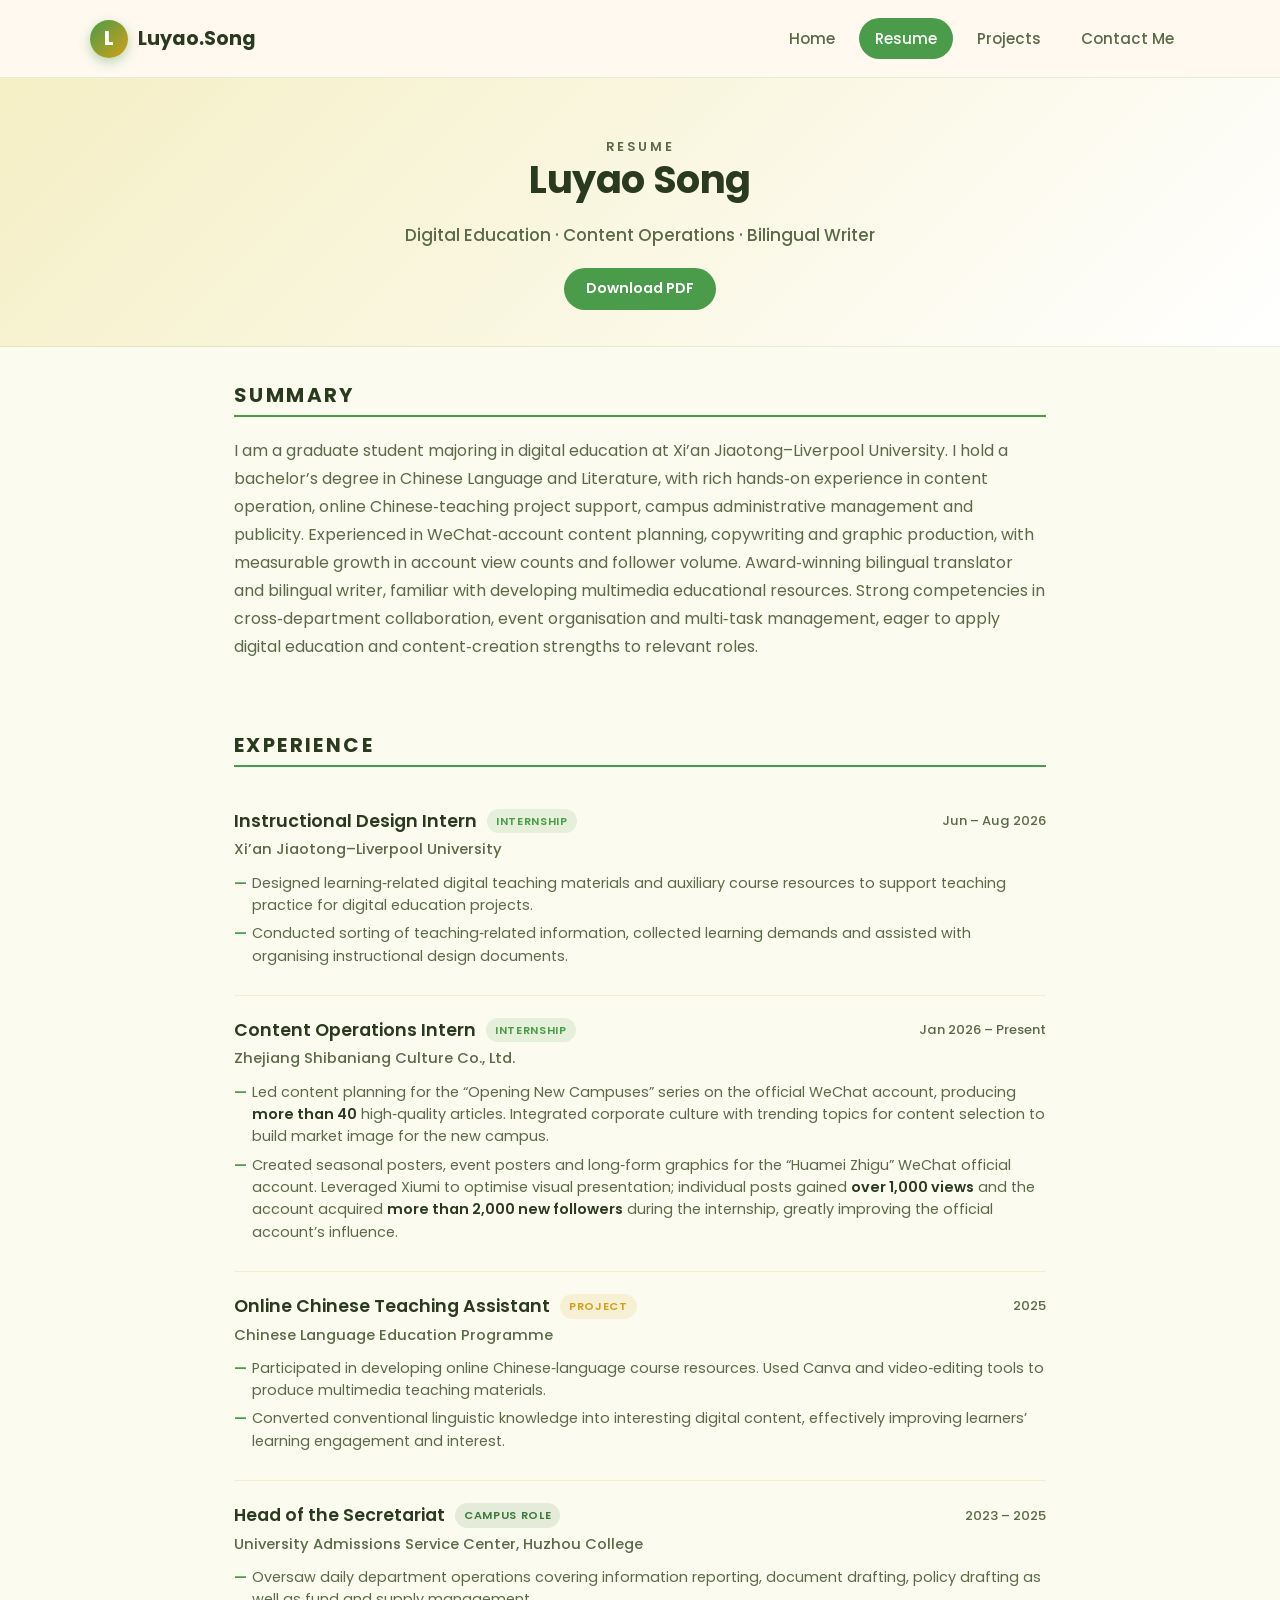
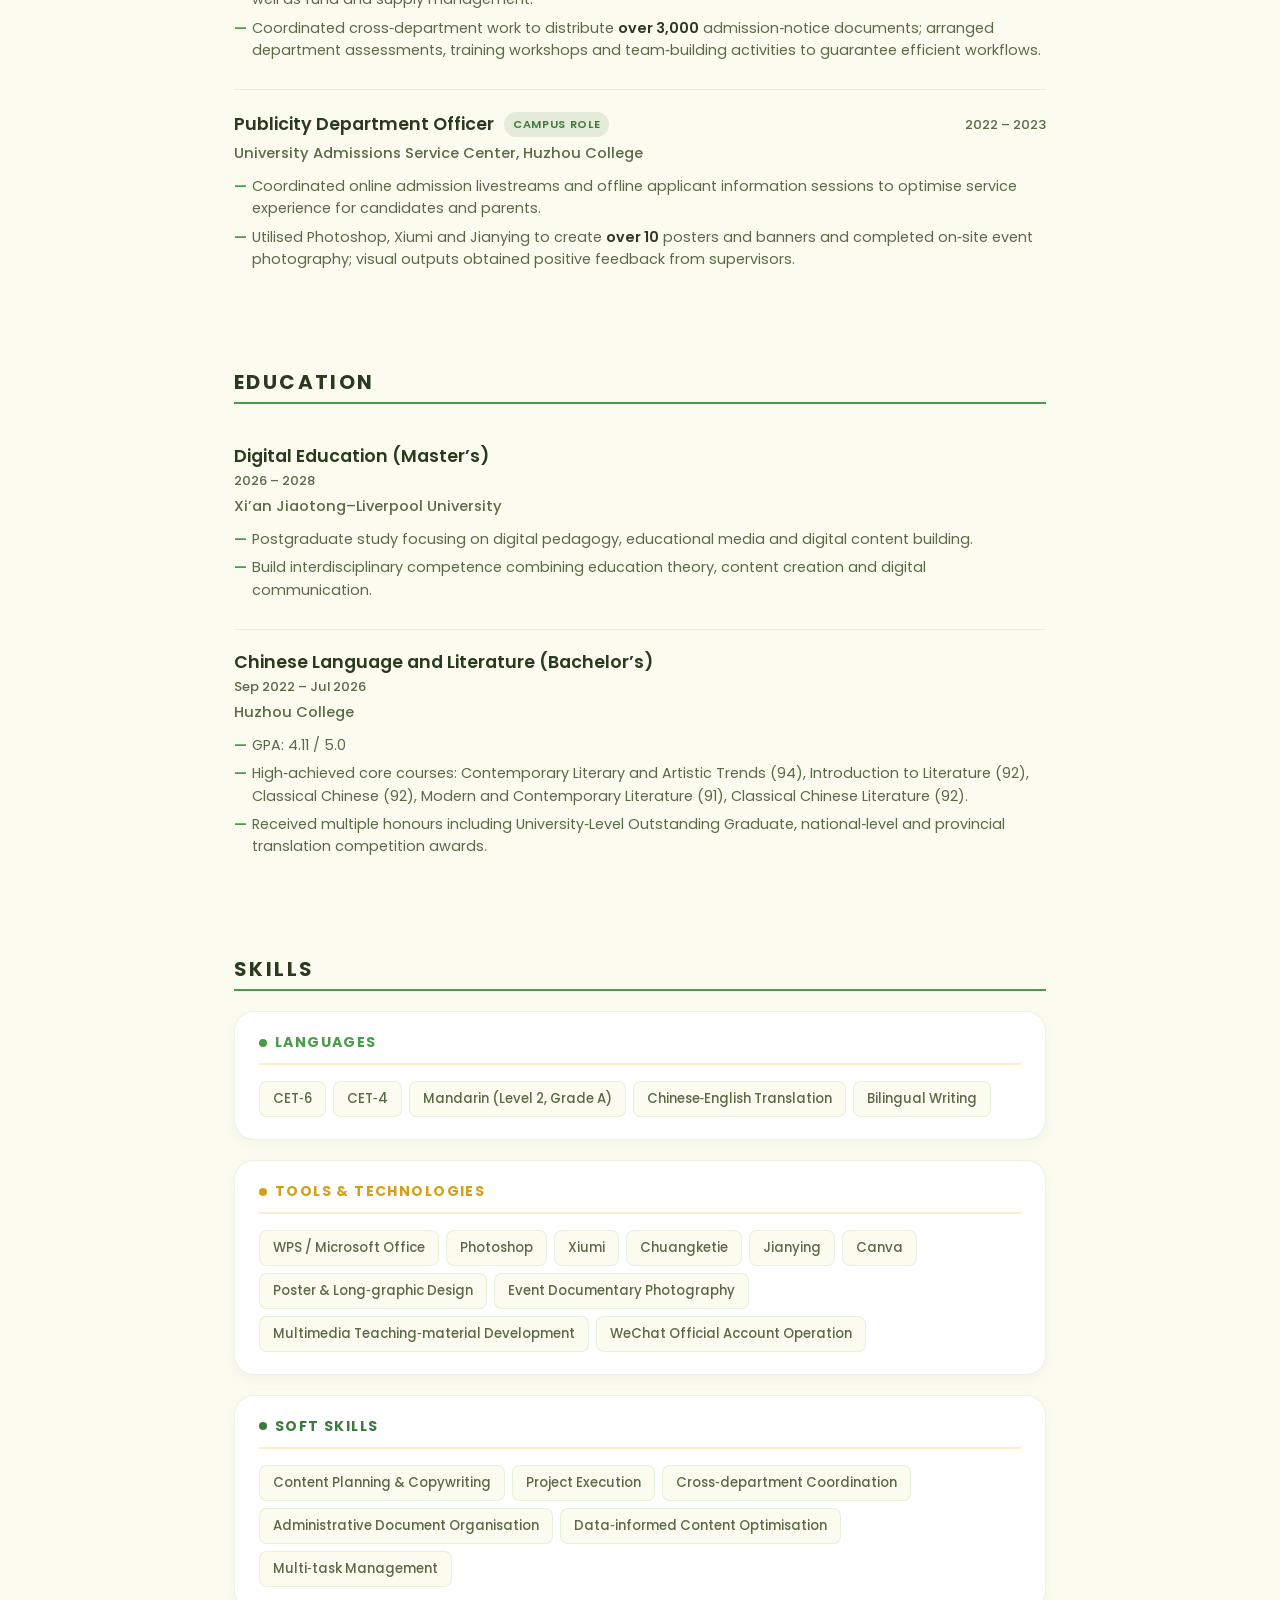
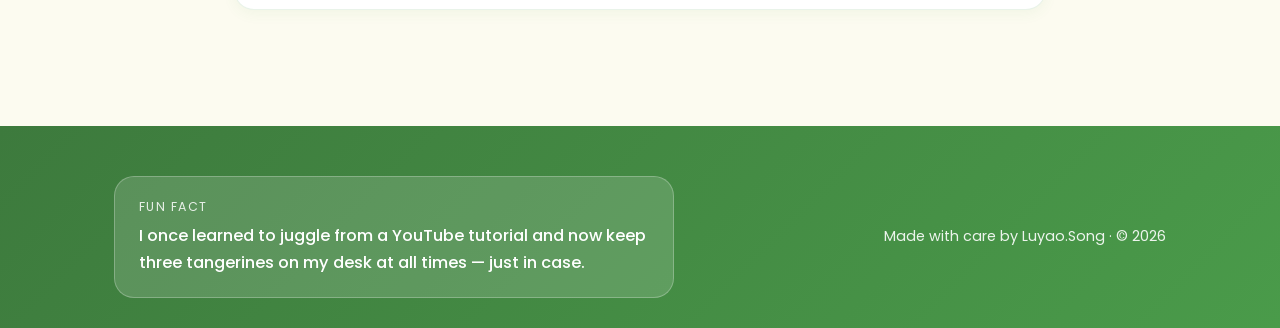
<file: resume.html>
<!DOCTYPE html>
<html lang="en">
<head>
  <meta charset="UTF-8" />
  <meta name="viewport" content="width=device-width, initial-scale=1.0" />
  <title>Luyao.Song — Resume</title>
  <meta name="description" content="Resume of Song Luyao — content operations, design, and Chinese language education." />
  <link rel="preconnect" href="https://fonts.googleapis.com" />
  <link rel="preconnect" href="https://fonts.gstatic.com" crossorigin />
  <link href="https://fonts.googleapis.com/css2?family=Poppins:wght@400;500;600;700&display=swap" rel="stylesheet" />
  <link rel="stylesheet" href="styles.css" />
</head>
<body>
  <header class="site-header">
    <div class="container nav">
      <a class="brand" href="index.html">
        <span class="brand-mark">L</span>
        <span>Luyao.Song</span>
      </a>
      <button class="nav-toggle" aria-label="Toggle menu" aria-expanded="false">
        <span></span><span></span><span></span>
      </button>
      <nav class="nav-links" id="navLinks">
        <a href="index.html">Home</a>
        <a href="resume.html" class="active">Resume</a>
        <a href="projects.html">Projects</a>
        <a href="contact.html">Contact Me</a>
      </nav>
    </div>
  </header>

  <main>
    <section class="page-hero resume-hero">
      <div class="container">
        <p class="resume-eyebrow">Resume</p>
        <h1>Luyao Song</h1>
        <p class="hero-subtitle">Digital Education &middot; Content Operations &middot; Bilingual Writer</p>
        <a href="resume.pdf" download class="btn-download">Download PDF</a>
      </div>
    </section>

    <section class="section" id="summary">
      <div class="container">
        <h2>Summary</h2>
        <p>I am a graduate student majoring in digital education at Xi&rsquo;an Jiaotong&ndash;Liverpool University. I hold a bachelor&rsquo;s degree in Chinese Language and Literature, with rich hands&dash;on experience in content operation, online Chinese&dash;teaching project support, campus administrative management and publicity. Experienced in WeChat&dash;account content planning, copywriting and graphic production, with measurable growth in account view counts and follower volume. Award&dash;winning bilingual translator and bilingual writer, familiar with developing multimedia educational resources. Strong competencies in cross&dash;department collaboration, event organisation and multi&dash;task management, eager to apply digital education and content&dash;creation strengths to relevant roles.</p>
      </div>
    </section>

    <section class="section" id="experience">
      <div class="container">
        <h2>Experience</h2>

        <div class="timeline-item">
          <div class="entry-head">
            <div class="entry-title">
              <h3>Instructional Design Intern</h3>
              <span class="role-badge internship">Internship</span>
            </div>
            <span class="date">Jun &ndash; Aug 2026</span>
          </div>
          <div class="org">Xi&rsquo;an Jiaotong&ndash;Liverpool University</div>
          <ul class="bullets">
            <li>Designed learning&dash;related digital teaching materials and auxiliary course resources to support teaching practice for digital education projects.</li>
            <li>Conducted sorting of teaching&dash;related information, collected learning demands and assisted with organising instructional design documents.</li>
          </ul>
        </div>

        <div class="timeline-item">
          <div class="entry-head">
            <div class="entry-title">
              <h3>Content Operations Intern</h3>
              <span class="role-badge internship">Internship</span>
            </div>
            <span class="date">Jan 2026 &ndash; Present</span>
          </div>
          <div class="org">Zhejiang Shibaniang Culture Co., Ltd.</div>
          <ul class="bullets">
            <li>Led content planning for the &ldquo;Opening New Campuses&rdquo; series on the official WeChat account, producing <strong>more than 40</strong> high&dash;quality articles. Integrated corporate culture with trending topics for content selection to build market image for the new campus.</li>
            <li>Created seasonal posters, event posters and long&dash;form graphics for the &ldquo;Huamei Zhigu&rdquo; WeChat official account. Leveraged Xiumi to optimise visual presentation; individual posts gained <strong>over 1,000 views</strong> and the account acquired <strong>more than 2,000 new followers</strong> during the internship, greatly improving the official account&rsquo;s influence.</li>
          </ul>
        </div>

        <div class="timeline-item">
          <div class="entry-head">
            <div class="entry-title">
              <h3>Online Chinese Teaching Assistant</h3>
              <span class="role-badge project">Project</span>
            </div>
            <span class="date">2025</span>
          </div>
          <div class="org">Chinese Language Education Programme</div>
          <ul class="bullets">
            <li>Participated in developing online Chinese&dash;language course resources. Used Canva and video&dash;editing tools to produce multimedia teaching materials.</li>
            <li>Converted conventional linguistic knowledge into interesting digital content, effectively improving learners&rsquo; learning engagement and interest.</li>
          </ul>
        </div>

        <div class="timeline-item">
          <div class="entry-head">
            <div class="entry-title">
              <h3>Head of the Secretariat</h3>
              <span class="role-badge campus">Campus Role</span>
            </div>
            <span class="date">2023 &ndash; 2025</span>
          </div>
          <div class="org">University Admissions Service Center, Huzhou College</div>
          <ul class="bullets">
            <li>Oversaw daily department operations covering information reporting, document drafting, policy drafting as well as fund and supply management.</li>
            <li>Coordinated cross&dash;department work to distribute <strong>over 3,000</strong> admission&dash;notice documents; arranged department assessments, training workshops and team&dash;building activities to guarantee efficient workflows.</li>
          </ul>
        </div>

        <div class="timeline-item">
          <div class="entry-head">
            <div class="entry-title">
              <h3>Publicity Department Officer</h3>
              <span class="role-badge campus">Campus Role</span>
            </div>
            <span class="date">2022 &ndash; 2023</span>
          </div>
          <div class="org">University Admissions Service Center, Huzhou College</div>
          <ul class="bullets">
            <li>Coordinated online admission livestreams and offline applicant information sessions to optimise service experience for candidates and parents.</li>
            <li>Utilised Photoshop, Xiumi and Jianying to create <strong>over 10</strong> posters and banners and completed on&dash;site event photography; visual outputs obtained positive feedback from supervisors.</li>
          </ul>
        </div>
      </div>
    </section>

    <section class="section" id="education">
      <div class="container">
        <h2>Education</h2>

        <div class="timeline-item">
          <div class="meta">
            <h3>Digital Education (Master&rsquo;s)</h3>
            <span class="date">2026 &ndash; 2028</span>
          </div>
          <div class="org">Xi&rsquo;an Jiaotong&ndash;Liverpool University</div>
          <ul class="bullets">
            <li>Postgraduate study focusing on digital pedagogy, educational media and digital content building.</li>
            <li>Build interdisciplinary competence combining education theory, content creation and digital communication.</li>
          </ul>
        </div>

        <div class="timeline-item">
          <div class="meta">
            <h3>Chinese Language and Literature (Bachelor&rsquo;s)</h3>
            <span class="date">Sep 2022 &ndash; Jul 2026</span>
          </div>
          <div class="org">Huzhou College</div>
          <ul class="bullets">
            <li>GPA: 4.11 / 5.0</li>
            <li>High&dash;achieved core courses: Contemporary Literary and Artistic Trends (94), Introduction to Literature (92), Classical Chinese (92), Modern and Contemporary Literature (91), Classical Chinese Literature (92).</li>
            <li>Received multiple honours including University&dash;Level Outstanding Graduate, national&dash;level and provincial translation competition awards.</li>
          </ul>
        </div>
      </div>
    </section>

    <section class="section" id="skills">
      <div class="container">
        <h2>Skills</h2>

        <div class="skills-grid">
          <div class="skill-card">
            <h3 class="skill-card-head">Languages</h3>
            <div class="skill-tags">
              <span class="tag">CET&dash;6</span>
              <span class="tag">CET&dash;4</span>
              <span class="tag">Mandarin (Level 2, Grade A)</span>
              <span class="tag">Chinese&dash;English Translation</span>
              <span class="tag">Bilingual Writing</span>
            </div>
          </div>

          <div class="skill-card">
            <h3 class="skill-card-head">Tools &amp; Technologies</h3>
            <div class="skill-tags">
              <span class="tag">WPS / Microsoft Office</span>
              <span class="tag">Photoshop</span>
              <span class="tag">Xiumi</span>
              <span class="tag">Chuangketie</span>
              <span class="tag">Jianying</span>
              <span class="tag">Canva</span>
              <span class="tag">Poster &amp; Long&dash;graphic Design</span>
              <span class="tag">Event Documentary Photography</span>
              <span class="tag">Multimedia Teaching&dash;material Development</span>
              <span class="tag">WeChat Official Account Operation</span>
            </div>
          </div>

          <div class="skill-card">
            <h3 class="skill-card-head">Soft Skills</h3>
            <div class="skill-tags">
              <span class="tag">Content Planning &amp; Copywriting</span>
              <span class="tag">Project Execution</span>
              <span class="tag">Cross&dash;department Coordination</span>
              <span class="tag">Administrative Document Organisation</span>
              <span class="tag">Data&dash;informed Content Optimisation</span>
              <span class="tag">Multi&dash;task Management</span>
            </div>
          </div>
        </div>
      </div>
    </section>
  </main>

  <footer class="site-footer">
    <div class="container footer-inner">
      <div class="fun-fact">
        <div class="label">Fun fact</div>
        <p>I once learned to juggle from a YouTube tutorial and now keep three tangerines on my desk at all times — just in case.</p>
      </div>
      <div class="footer-meta">
        Made with care by Luyao.Song · © 2026
      </div>
    </div>
  </footer>

  <script src="app.js"></script>
</body>
</html>
</file>
<file: styles.css>
/* ===== Design Tokens ===== */
:root {
  --cream: #FCFBF0;
  --cream-deep: #F5EFC5;
  --coral: #4A9B4A;
  --coral-dark: #2F7A2F;
  --amber: #D4A017;
  --honey: #E8C547;
  --terracotta: #3D7A3D;
  --ink: #2A3A1F;
  --ink-soft: #5A6A47;
  --card: #FFFFFF;
  --shadow: 0 10px 30px rgba(74, 155, 74, 0.12);
  --shadow-lg: 0 20px 50px rgba(74, 155, 74, 0.18);
  --radius-sm: 12px;
  --radius: 20px;
  --radius-lg: 28px;
  --radius-pill: 999px;
  --font: "Poppins", "Segoe UI", system-ui, -apple-system, sans-serif;
  --maxw: 1100px;
}

/* ===== Reset ===== */
*, *::before, *::after { box-sizing: border-box; }
html { scroll-behavior: smooth; }
body {
  margin: 0;
  font-family: var(--font);
  color: var(--ink);
  background: var(--cream);
  line-height: 1.65;
  -webkit-font-smoothing: antialiased;
}
img { max-width: 100%; display: block; }
a { color: inherit; text-decoration: none; }
ul { margin: 0; padding: 0; list-style: none; }
h1, h2, h3, h4 { line-height: 1.2; margin: 0 0 0.5em; font-weight: 700; }
p { margin: 0 0 1em; }

.container {
  width: 100%;
  max-width: var(--maxw);
  margin: 0 auto;
  padding: 0 24px;
}

/* ===== Buttons ===== */
.btn {
  display: inline-flex;
  align-items: center;
  gap: 8px;
  padding: 12px 24px;
  border-radius: var(--radius-pill);
  background: var(--coral);
  color: #fff;
  font-weight: 600;
  font-size: 0.95rem;
  border: none;
  cursor: pointer;
  transition: transform 0.2s ease, box-shadow 0.2s ease, background 0.2s ease;
  box-shadow: 0 6px 18px rgba(74, 155, 74, 0.35);
}
.btn:hover { transform: translateY(-2px); background: var(--coral-dark); box-shadow: 0 10px 24px rgba(74, 155, 74, 0.45); }
.btn-ghost {
  background: transparent;
  color: var(--ink);
  border: 2px solid var(--coral);
  box-shadow: none;
}
.btn-ghost:hover { background: var(--coral); color: #fff; }

/* ===== Header / Nav ===== */
.site-header {
  position: sticky;
  top: 0;
  z-index: 100;
  background: rgba(255, 248, 240, 0.85);
  backdrop-filter: blur(12px);
  border-bottom: 1px solid rgba(74, 155, 74, 0.15);
}
.nav {
  display: flex;
  align-items: center;
  justify-content: space-between;
  padding: 18px 0;
}
.brand {
  display: flex;
  align-items: center;
  gap: 10px;
  font-weight: 700;
  font-size: 1.2rem;
  color: var(--ink);
}
.brand-mark {
  width: 38px;
  height: 38px;
  border-radius: 50%;
  background: linear-gradient(135deg, var(--coral), var(--amber));
  display: grid;
  place-items: center;
  color: #fff;
  font-weight: 800;
  box-shadow: 0 4px 12px rgba(74, 155, 74, 0.4);
}
.nav-links {
  display: flex;
  gap: 8px;
  align-items: center;
}
.nav-links a {
  padding: 8px 16px;
  border-radius: var(--radius-pill);
  font-weight: 500;
  font-size: 0.95rem;
  color: var(--ink-soft);
  transition: background 0.2s, color 0.2s;
}
.nav-links a:hover { background: var(--cream-deep); color: var(--ink); }
.nav-links a.active { background: var(--coral); color: #fff; }
.nav-toggle {
  display: none;
  flex-direction: column;
  gap: 5px;
  background: transparent;
  border: none;
  cursor: pointer;
  padding: 8px;
}
.nav-toggle span {
  width: 24px;
  height: 2px;
  background: var(--ink);
  border-radius: 2px;
  transition: 0.3s;
}

/* ===== Hero ===== */
.hero {
  padding: 70px 0 60px;
  text-align: center;
}
.hero-eyebrow {
  display: inline-block;
  padding: 6px 16px;
  background: var(--cream-deep);
  color: var(--terracotta);
  border-radius: var(--radius-pill);
  font-size: 0.85rem;
  font-weight: 600;
  letter-spacing: 0.04em;
  margin-bottom: 22px;
}
.hero-photo {
  width: 320px;
  height: 320px;
  border-radius: var(--radius-lg);
  object-fit: cover;
  margin: 0 auto 30px;
  border: 6px solid #fff;
  box-shadow: var(--shadow-lg);
  background: var(--cream-deep);
}
.hero h1 {
  font-size: clamp(2.9rem, 6.5vw, 4.4rem);
  margin-bottom: 14px;
}
.hero h1 .accent { color: var(--coral); }
.hero .lead {
  font-size: 1.15rem;
  color: var(--ink-soft);
  max-width: 620px;
  margin: 0 auto 28px;
}
.hero-actions { display: inline-flex; gap: 12px; flex-wrap: wrap; justify-content: center; }

/* ===== Section ===== */
.section { padding: 60px 0; }
.section-head { text-align: center; margin-bottom: 40px; }
.section-head h2 { font-size: clamp(1.8rem, 4vw, 2.4rem); }
.section-head h2 .accent { color: var(--coral); }
.section-head p { color: var(--ink-soft); max-width: 560px; margin: 8px auto 0; }

/* ===== Likes Cards ===== */
.likes-grid {
  display: grid;
  grid-template-columns: repeat(3, 1fr);
  gap: 24px;
}
.like-card {
  background: var(--card);
  border-radius: var(--radius-lg);
  padding: 36px 28px;
  text-align: center;
  box-shadow: var(--shadow);
  transition: transform 0.25s ease, box-shadow 0.25s ease;
  border: 1px solid rgba(74, 155, 74, 0.08);
}
.like-card:hover { transform: translateY(-6px); box-shadow: var(--shadow-lg); }
.like-icon {
  width: 70px;
  height: 70px;
  border-radius: 50%;
  margin: 0 auto 18px;
  display: grid;
  place-items: center;
  font-size: 2rem;
  background: linear-gradient(135deg, var(--cream-deep), var(--honey));
}
.like-card h3 { font-size: 1.2rem; margin-bottom: 8px; }
.like-card p { color: var(--ink-soft); font-size: 0.95rem; margin: 0; }

/* ===== Favorites ===== */
.favorites {
  background: var(--card);
  border-radius: var(--radius-lg);
  padding: 44px 40px;
  box-shadow: var(--shadow);
  max-width: 720px;
  margin: 0 auto;
  text-align: center;
}
.favorites h2 { font-size: clamp(1.6rem, 3.5vw, 2rem); margin-bottom: 6px; }
.favorites h2 .accent { color: var(--coral); }
.favorites .sub { color: var(--ink-soft); margin-bottom: 24px; }
.favorites-list { display: inline-block; text-align: left; margin: 0 auto; }
.favorites-list li {
  position: relative;
  padding-left: 30px;
  margin-bottom: 14px;
  font-size: 1.08rem;
  color: var(--ink-soft);
}
.favorites-list li:last-child { margin-bottom: 0; }
.favorites-list li::before {
  content: "◆";
  position: absolute;
  left: 0;
  top: 4px;
  color: var(--coral);
  font-size: 0.8rem;
}
.favorites-list li strong { color: var(--ink); }

/* ===== Footer ===== */
.site-footer {
  background: linear-gradient(135deg, var(--terracotta), var(--coral));
  color: #fff;
  padding: 50px 0 30px;
  margin-top: 80px;
}
.footer-inner {
  display: flex;
  flex-wrap: wrap;
  align-items: center;
  justify-content: space-between;
  gap: 24px;
}
.fun-fact {
  background: rgba(255, 255, 255, 0.15);
  border: 1px solid rgba(255, 255, 255, 0.25);
  border-radius: var(--radius);
  padding: 20px 24px;
  max-width: 560px;
}
.fun-fact .label {
  font-size: 0.78rem;
  letter-spacing: 0.12em;
  text-transform: uppercase;
  opacity: 0.85;
  margin-bottom: 6px;
}
.fun-fact p { margin: 0; font-size: 1.02rem; font-weight: 500; }
.footer-meta { font-size: 0.9rem; opacity: 0.9; }

/* ===== Page Header (sub pages) ===== */
.page-hero {
  background: linear-gradient(135deg, var(--cream-deep), #fff);
  padding: 56px 0 40px;
  text-align: center;
  border-bottom: 1px solid rgba(74, 155, 74, 0.12);
}
.page-hero h1 { font-size: clamp(2rem, 5vw, 2.8rem); }
.page-hero h1 .accent { color: var(--coral); }
.page-hero p { color: var(--ink-soft); max-width: 560px; margin: 10px auto 0; }

/* ===== Resume hero ===== */
.resume-hero { padding: 48px 0 36px; }
.resume-eyebrow {
  font-size: 0.8rem;
  font-weight: 600;
  text-transform: uppercase;
  letter-spacing: 0.2em;
  color: var(--coral);
  margin: 0 0 6px;
}
.resume-hero h1 { font-size: clamp(1.8rem, 4vw, 2.4rem); letter-spacing: -0.01em; }
.hero-subtitle {
  font-size: 1.05rem;
  color: var(--ink-soft);
  font-weight: 500;
  margin: 6px 0 0;
}
.btn-download {
  display: inline-block;
  margin-top: 18px;
  padding: 9px 22px;
  background: var(--coral);
  color: #fff;
  border-radius: var(--radius-pill);
  font-size: 0.9rem;
  font-weight: 600;
  text-decoration: none;
  transition: background 0.2s ease;
}
.btn-download:hover { background: var(--coral-dark); }

/* ===== Resume section headings ===== */
#summary > .container > h2,
#experience > .container > h2,
#education > .container > h2,
#skills > .container > h2 {
  font-size: 1.25rem;
  font-weight: 700;
  text-transform: uppercase;
  letter-spacing: 0.12em;
  color: var(--ink);
  border-bottom: 2px solid var(--coral);
  padding-bottom: 8px;
  margin: 0 0 20px;
}
#summary > .container > p {
  font-size: 1rem;
  line-height: 1.75;
  color: var(--ink-soft);
  margin: 0;
}
#summary, #experience, #education, #skills { padding: 36px 0; }
#summary .container, #experience .container, #education .container, #skills .container { max-width: 860px; }

/* ===== Resume ===== */
.resume-grid {
  display: grid;
  grid-template-columns: 1fr 2fr;
  gap: 40px;
  align-items: start;
}
.resume-side {
  background: var(--card);
  border-radius: var(--radius-lg);
  padding: 32px;
  box-shadow: var(--shadow);
  position: sticky;
  top: 90px;
}
.resume-side h3 { color: var(--coral); font-size: 1rem; text-transform: uppercase; letter-spacing: 0.08em; margin-bottom: 14px; }
.skill-tags { display: flex; flex-wrap: wrap; gap: 8px; }
.skills-subhead { color: var(--ink); font-size: 0.95rem; font-weight: 600; text-transform: uppercase; letter-spacing: 0.08em; margin: 22px 0 10px; }
.skills-subhead:first-of-type { margin-top: 0; }
.tag {
  background: transparent;
  border: 1px solid rgba(74, 155, 74, 0.25);
  color: var(--ink-soft);
  padding: 5px 12px;
  border-radius: 6px;
  font-size: 0.83rem;
  font-weight: 500;
}

/* ===== Skills card grid ===== */
.skills-grid {
  display: flex;
  flex-direction: column;
  gap: 20px;
  margin-top: 20px;
}
.skill-card {
  min-width: 0;
  background: var(--card);
  border: 1px solid rgba(74, 155, 74, 0.12);
  border-radius: var(--radius);
  padding: 22px 24px;
  box-shadow: 0 4px 14px rgba(74, 155, 74, 0.06);
  transition: transform 0.25s ease, box-shadow 0.25s ease;
}
.skill-card:hover {
  transform: translateY(-4px);
  box-shadow: 0 12px 28px rgba(74, 155, 74, 0.14);
}
.skill-card-head {
  display: flex;
  align-items: center;
  gap: 8px;
  font-size: 0.88rem;
  font-weight: 700;
  text-transform: uppercase;
  letter-spacing: 0.1em;
  color: var(--coral);
  margin: 0 0 16px;
  padding-bottom: 12px;
  border-bottom: 2px solid var(--cream-deep);
}
.skill-card-head::before {
  content: "";
  width: 8px;
  height: 8px;
  border-radius: 50%;
  background: var(--coral);
  flex-shrink: 0;
}
.skill-card:nth-child(2) .skill-card-head { color: var(--amber); }
.skill-card:nth-child(2) .skill-card-head::before { background: var(--amber); }
.skill-card:nth-child(3) .skill-card-head { color: var(--terracotta); }
.skill-card:nth-child(3) .skill-card-head::before { background: var(--terracotta); }
#skills .skill-tags { gap: 7px; }
#skills .tag {
  background: var(--cream);
  border: 1px solid rgba(74, 155, 74, 0.12);
  border-radius: 8px;
  padding: 6px 13px;
  cursor: default;
  transition: all 0.2s ease;
}
#skills .tag:hover {
  background: var(--coral);
  color: #fff;
  border-color: var(--coral);
  transform: translateY(-2px);
}
.timeline-item {
  background: transparent;
  border-radius: 0;
  padding: 22px 0 22px;
  margin: 0;
  border: none;
  border-bottom: 1px solid var(--cream-deep);
  box-shadow: none;
  transition: none;
}
.timeline-item:last-child { border-bottom: none; }
.timeline-item .entry-head {
  display: flex;
  justify-content: space-between;
  align-items: center;
  flex-wrap: wrap;
  gap: 8px;
  margin-bottom: 4px;
}
.timeline-item .entry-title {
  display: flex;
  align-items: center;
  gap: 10px;
  flex-wrap: wrap;
}
.timeline-item h3 { margin: 0; font-size: 1.1rem; font-weight: 600; color: var(--ink); }
.timeline-item .role-badge {
  font-size: 0.7rem;
  font-weight: 600;
  text-transform: uppercase;
  letter-spacing: 0.06em;
  padding: 3px 9px;
  border-radius: 999px;
  white-space: nowrap;
}
.timeline-item .role-badge.internship { background: rgba(74,155,74,0.13); color: var(--coral); }
.timeline-item .role-badge.project { background: rgba(212,160,23,0.13); color: var(--amber); }
.timeline-item .role-badge.campus { background: rgba(61,122,61,0.13); color: var(--terracotta); }
.timeline-item .org { color: var(--ink-soft); font-weight: 500; font-size: 0.92rem; margin-bottom: 8px; }
.timeline-item .date { font-size: 0.82rem; color: var(--ink-soft); font-weight: 500; white-space: nowrap; }
.timeline-item ul.bullets { margin-top: 10px; padding-left: 0; list-style: none; }
.timeline-item ul.bullets li { position: relative; padding-left: 18px; margin-bottom: 6px; color: var(--ink-soft); font-size: 0.9rem; line-height: 1.55; }
.timeline-item ul.bullets li::before { content: "\2014"; position: absolute; left: 0; color: var(--coral); font-weight: 600; }
.timeline-item ul.bullets li strong { color: var(--ink); font-weight: 600; }

/* ===== Projects ===== */
.project-grid {
  display: grid;
  grid-template-columns: repeat(2, 1fr);
  gap: 28px;
}
.project-card {
  background: var(--card);
  border-radius: var(--radius-lg);
  overflow: hidden;
  box-shadow: var(--shadow);
  transition: transform 0.25s ease, box-shadow 0.25s ease;
  display: flex;
  flex-direction: column;
}
.project-card:hover { transform: translateY(-6px); box-shadow: var(--shadow-lg); }
.project-thumb { aspect-ratio: 16 / 9; width: 100%; object-fit: cover; background: var(--cream-deep); }
.project-body { padding: 24px 26px 28px; flex: 1; display: flex; flex-direction: column; }
.project-body h3 { font-size: 1.25rem; margin-bottom: 8px; }
.project-body p { color: var(--ink-soft); font-size: 0.95rem; flex: 1; }
.project-tags { display: flex; flex-wrap: wrap; gap: 6px; margin: 12px 0 16px; }
.project-link { color: var(--coral); font-weight: 600; font-size: 0.9rem; display: inline-flex; align-items: center; gap: 4px; }
.project-link:hover { color: var(--coral-dark); }

/* ===== Contact ===== */
.contact-grid {
  display: grid;
  grid-template-columns: 1fr 1fr;
  gap: 40px;
  align-items: start;
}
.contact-card {
  background: var(--card);
  border-radius: var(--radius-lg);
  padding: 34px;
  box-shadow: var(--shadow);
}
.contact-list { display: flex; flex-direction: column; gap: 18px; }
.contact-item { display: flex; align-items: center; gap: 14px; }
.contact-icon {
  width: 46px; height: 46px; border-radius: 50%;
  background: var(--cream-deep); display: grid; place-items: center; font-size: 1.2rem;
  flex-shrink: 0;
}
.contact-item .label { font-size: 0.8rem; color: var(--ink-soft); text-transform: uppercase; letter-spacing: 0.08em; }
.contact-item .value { font-weight: 600; overflow-wrap: anywhere; }
.social-row { display: flex; gap: 10px; margin-top: 22px; }
.social-chip {
  width: 42px; height: 42px; border-radius: 50%;
  background: var(--cream-deep); display: grid; place-items: center;
  font-weight: 700; color: var(--coral); transition: 0.2s;
}
.social-chip:hover { background: var(--coral); color: #fff; transform: translateY(-2px); }
.form-group { margin-bottom: 18px; }
.form-group label { display: block; font-size: 0.88rem; font-weight: 600; margin-bottom: 6px; }
.form-group input, .form-group textarea {
  width: 100%; padding: 12px 14px; border: 1.5px solid rgba(74, 155, 74, 0.25);
  border-radius: var(--radius-sm); background: var(--cream); font-family: inherit; font-size: 0.95rem; color: var(--ink);
  transition: border 0.2s, box-shadow 0.2s;
}
.form-group input:focus, .form-group textarea:focus {
  outline: none; border-color: var(--coral); box-shadow: 0 0 0 3px rgba(74, 155, 74, 0.15);
}
.form-note { font-size: 0.85rem; color: var(--ink-soft); margin-top: 14px; }
.form-status { margin-top: 14px; font-weight: 600; color: var(--coral); display: none; }
.form-status.is-error { color: #B33A3A; }
.form-status.is-loading { color: var(--ink-soft); }

/* ===== To-Do App ===== */
.todo-app {
  background: var(--card);
  border-radius: var(--radius-lg);
  padding: 36px 34px;
  box-shadow: var(--shadow);
  max-width: 680px;
  margin: 0 auto;
  border: 1px solid rgba(74, 155, 74, 0.08);
}
.todo-head { text-align: center; margin-bottom: 24px; }
.todo-head h2 { font-size: clamp(1.6rem, 3.5vw, 2rem); margin-bottom: 4px; }
.todo-head h2 .accent { color: var(--coral); }
.todo-sub { color: var(--ink-soft); font-size: 0.95rem; margin: 0; }

.todo-form {
  display: grid;
  grid-template-columns: auto 1fr auto;
  gap: 10px;
  align-items: end;
  padding: 18px;
  background: var(--cream);
  border-radius: var(--radius);
  border: 1px solid rgba(74, 155, 74, 0.15);
}
.todo-extras {
  grid-column: 1 / -1;
  display: grid;
  grid-template-columns: auto 1fr;
  gap: 14px;
  align-items: end;
  padding-top: 14px;
  margin-top: 4px;
  border-top: 1px dashed rgba(74, 155, 74, 0.2);
}
.todo-field { display: flex; flex-direction: column; }
.todo-field label, .todo-field-label {
  font-size: 0.72rem;
  font-weight: 600;
  letter-spacing: 0.08em;
  text-transform: uppercase;
  color: var(--ink-soft);
  margin-bottom: 6px;
  padding-left: 2px;
}
.todo-field input {
  width: 100%;
  padding: 11px 14px;
  border: 1.5px solid rgba(74, 155, 74, 0.25);
  border-radius: var(--radius-sm);
  background: #fff;
  font-family: inherit;
  font-size: 0.95rem;
  color: var(--ink);
  transition: border 0.2s, box-shadow 0.2s;
}
.todo-field input:focus {
  outline: none;
  border-color: var(--coral);
  box-shadow: 0 0 0 3px rgba(74, 155, 74, 0.15);
}
.todo-field--date { width: 168px; }
.todo-field--date input { width: 100%; }
.todo-add {
  padding: 11px 24px;
  font-size: 0.95rem;
  white-space: nowrap;
}

/* Segmented priority control */
.seg {
  display: inline-flex;
  background: #fff;
  border: 1.5px solid rgba(74, 155, 74, 0.25);
  border-radius: var(--radius-pill);
  padding: 3px;
  gap: 2px;
}
.seg-btn {
  border: none;
  background: transparent;
  font-family: inherit;
  font-size: 0.85rem;
  font-weight: 600;
  color: var(--ink-soft);
  padding: 7px 16px;
  border-radius: var(--radius-pill);
  cursor: pointer;
  transition: background 0.2s, color 0.2s, box-shadow 0.2s;
}
.seg-btn:hover { color: var(--ink); }
.seg-btn.is-active { color: #fff; box-shadow: 0 2px 8px rgba(0, 0, 0, 0.08); }
.seg-btn.pri-low.is-active { background: #6b9b6b; }
.seg-btn.pri-med.is-active { background: var(--amber); }
.seg-btn.pri-high.is-active { background: #c45a4a; }

/* Emoji tag picker */
.emoji-row {
  display: flex;
  flex-wrap: wrap;
  gap: 6px;
}
.emo-btn {
  width: 38px;
  height: 38px;
  border: 1.5px solid rgba(74, 155, 74, 0.2);
  background: #fff;
  border-radius: var(--radius-sm);
  font-size: 1.1rem;
  line-height: 1;
  cursor: pointer;
  display: grid;
  place-items: center;
  transition: border-color 0.2s, background 0.2s, transform 0.2s;
  padding: 0;
  font-family: inherit;
}
.emo-btn:hover { border-color: var(--coral); transform: translateY(-1px); }
.emo-btn.is-active {
  border-color: var(--coral);
  background: var(--cream-deep);
  box-shadow: 0 0 0 2px rgba(74, 155, 74, 0.18);
}

.todo-empty {
  text-align: center;
  color: var(--ink-soft);
  background: var(--cream);
  border: 1px dashed rgba(74, 155, 74, 0.3);
  border-radius: var(--radius);
  padding: 28px 18px;
  margin: 18px 0 0;
  font-size: 0.95rem;
}
.todo-empty[hidden] { display: none; }

.todo-status {
  margin: 14px 0 0;
  padding: 11px 14px;
  border-radius: var(--radius-sm);
  background: rgba(196, 90, 74, 0.1);
  border: 1px solid rgba(196, 90, 74, 0.25);
  color: #c45a4a;
  font-size: 0.88rem;
  font-weight: 500;
}
.todo-status[hidden] { display: none; }

.todo-list { margin-top: 14px; }
.todo-item {
  display: grid;
  grid-template-columns: auto auto 1fr auto auto auto;
  align-items: center;
  gap: 14px;
  padding: 14px 16px;
  background: var(--card);
  border: 1px solid rgba(74, 155, 74, 0.12);
  border-radius: var(--radius);
  margin-bottom: 10px;
  transition: background 0.2s ease, box-shadow 0.2s ease, opacity 0.2s ease;
  animation: todoIn 0.25s ease;
}
.todo-item:last-child { margin-bottom: 0; }
.todo-item:hover { box-shadow: var(--shadow); }
.todo-item.removing { opacity: 0; transform: translateX(8px); }
@keyframes todoIn {
  from { opacity: 0; transform: translateY(-4px); }
  to { opacity: 1; transform: translateY(0); }
}

.todo-check {
  width: 24px;
  height: 24px;
  border: 2px solid rgba(74, 155, 74, 0.4);
  border-radius: 50%;
  background: #fff;
  cursor: pointer;
  flex-shrink: 0;
  position: relative;
  transition: background 0.2s, border-color 0.2s;
  appearance: none;
  -webkit-appearance: none;
  margin: 0;
  padding: 0;
}
.todo-check:hover { border-color: var(--coral); }
.todo-check:checked {
  background: var(--coral);
  border-color: var(--coral);
}
.todo-check:checked::after {
  content: "";
  position: absolute;
  left: 7px;
  top: 3px;
  width: 6px;
  height: 11px;
  border: solid #fff;
  border-width: 0 2.5px 2.5px 0;
  transform: rotate(45deg);
}

.todo-text {
  font-size: 1rem;
  color: var(--ink);
  word-break: break-word;
  transition: color 0.2s, background 0.2s, box-shadow 0.2s;
  cursor: text;
  border-radius: 6px;
  padding: 2px 4px;
  margin: -2px -4px;
  outline: none;
}
.todo-text:hover {
  background: rgba(74, 155, 74, 0.06);
  text-decoration: underline;
  text-decoration-style: dotted;
  text-decoration-color: rgba(74, 155, 74, 0.5);
  text-underline-offset: 3px;
}
.todo-text[contenteditable="true"] {
  background: #fff;
  box-shadow: 0 0 0 2px rgba(74, 155, 74, 0.4);
  cursor: text;
  text-decoration: none;
}
.todo-emoji {
  font-size: 1.25rem;
  line-height: 1;
  width: 28px;
  min-width: 28px;
  text-align: center;
}
.todo-date {
  font-size: 0.8rem;
  font-weight: 600;
  color: var(--ink-soft);
  background: var(--cream-deep);
  padding: 5px 11px;
  border-radius: var(--radius-pill);
  white-space: nowrap;
}
.todo-pri {
  font-size: 0.72rem;
  font-weight: 700;
  letter-spacing: 0.06em;
  text-transform: uppercase;
  padding: 5px 11px;
  border-radius: var(--radius-pill);
  white-space: nowrap;
  color: #fff;
}
.todo-pri.pri-low { background: #6b9b6b; }
.todo-pri.pri-medium { background: var(--amber); color: #4a3a1f; }
.todo-pri.pri-high { background: #c45a4a; }
.todo-pri.pri-none { display: none; }
.todo-delete {
  width: 32px;
  height: 32px;
  border-radius: 50%;
  border: none;
  background: transparent;
  color: var(--ink-soft);
  font-size: 1.2rem;
  font-weight: 700;
  line-height: 1;
  cursor: pointer;
  transition: background 0.2s, color 0.2s, transform 0.2s;
}
.todo-delete:hover {
  background: rgba(196, 90, 74, 0.12);
  color: #c45a4a;
  transform: scale(1.08);
}
.todo-delete:focus-visible {
  outline: 3px solid rgba(74, 155, 74, 0.4);
  outline-offset: 2px;
}

/* Done state — strikethrough + muted */
.todo-item.done .todo-text {
  text-decoration: line-through;
  text-decoration-thickness: 2px;
  text-decoration-color: var(--coral);
  color: var(--ink-soft);
}
.todo-item.done .todo-date { opacity: 0.7; }
.todo-item.done .todo-check { background: var(--coral); border-color: var(--coral); }
.todo-item.done .todo-check::after {
  content: "";
  position: absolute;
  left: 7px;
  top: 3px;
  width: 6px;
  height: 11px;
  border: solid #fff;
  border-width: 0 2.5px 2.5px 0;
  transform: rotate(45deg);
}

.todo-foot {
  display: flex;
  justify-content: space-between;
  align-items: center;
  margin-top: 18px;
  padding-top: 16px;
  border-top: 1px solid rgba(74, 155, 74, 0.15);
  font-size: 0.88rem;
  color: var(--ink-soft);
}
.todo-foot[hidden] { display: none; }
.todo-count { font-weight: 600; }
.todo-clear {
  background: transparent;
  border: none;
  color: var(--ink-soft);
  font-family: inherit;
  font-size: 0.88rem;
  font-weight: 500;
  cursor: pointer;
  padding: 6px 12px;
  border-radius: var(--radius-pill);
  transition: background 0.2s, color 0.2s;
}
.todo-clear:hover { background: rgba(196, 90, 74, 0.1); color: #c45a4a; }

/* ===== Weather App ===== */
.weather-app {
  background: var(--card);
  border-radius: var(--radius-lg);
  padding: 36px 34px;
  box-shadow: var(--shadow);
  max-width: 680px;
  margin: 0 auto;
  border: 1px solid rgba(74, 155, 74, 0.08);
}
.weather-head { text-align: center; margin-bottom: 24px; }
.weather-head h2 { font-size: clamp(1.6rem, 3.5vw, 2rem); margin-bottom: 4px; }
.weather-head h2 .accent { color: var(--coral); }
.weather-sub { color: var(--ink-soft); font-size: 0.95rem; margin: 0; }

.weather-form {
  display: grid;
  grid-template-columns: 1fr auto;
  gap: 10px;
  align-items: end;
  padding: 18px;
  background: var(--cream);
  border-radius: var(--radius);
  border: 1px solid rgba(74, 155, 74, 0.15);
}
.weather-field { display: flex; flex-direction: column; }
.weather-field label {
  font-size: 0.72rem;
  font-weight: 600;
  letter-spacing: 0.08em;
  text-transform: uppercase;
  color: var(--ink-soft);
  margin-bottom: 6px;
  padding-left: 2px;
}
.weather-field input {
  width: 100%;
  padding: 11px 14px;
  border: 1.5px solid rgba(74, 155, 74, 0.25);
  border-radius: var(--radius-sm);
  background: #fff;
  font-family: inherit;
  font-size: 0.95rem;
  color: var(--ink);
  transition: border 0.2s, box-shadow 0.2s;
}
.weather-field input:focus {
  outline: none;
  border-color: var(--coral);
  box-shadow: 0 0 0 3px rgba(74, 155, 74, 0.15);
}
.weather-search { padding: 11px 24px; font-size: 0.95rem; white-space: nowrap; }

.weather-status {
  margin: 14px 0 0;
  padding: 11px 14px;
  border-radius: var(--radius-sm);
  font-size: 0.88rem;
  font-weight: 500;
  text-align: center;
}
.weather-status[hidden] { display: none; }
.weather-status.is-error {
  background: rgba(196, 90, 74, 0.1);
  border: 1px solid rgba(196, 90, 74, 0.25);
  color: #c45a4a;
}
.weather-status.is-loading {
  background: var(--cream);
  border: 1px dashed rgba(74, 155, 74, 0.3);
  color: var(--ink-soft);
}

.weather-empty {
  text-align: center;
  color: var(--ink-soft);
  background: var(--cream);
  border: 1px dashed rgba(74, 155, 74, 0.3);
  border-radius: var(--radius);
  padding: 28px 18px;
  margin: 18px 0 0;
  font-size: 0.95rem;
}
.weather-empty[hidden] { display: none; }

.weather-result {
  margin-top: 18px;
  padding: 26px 22px 22px;
  background: var(--cream);
  border: 1px solid rgba(74, 155, 74, 0.15);
  border-radius: var(--radius);
  text-align: center;
  animation: weatherFade 0.3s ease;
}
.weather-result[hidden] { display: none; }
@keyframes weatherFade {
  from { opacity: 0; transform: translateY(6px); }
  to { opacity: 1; transform: translateY(0); }
}
.weather-icon { font-size: 3.4rem; line-height: 1; margin-bottom: 10px; }
.weather-city {
  font-size: 1.05rem;
  font-weight: 600;
  color: var(--ink);
  letter-spacing: 0.01em;
}
.weather-temp {
  font-size: clamp(2.2rem, 8vw, 2.9rem);
  font-weight: 700;
  color: var(--coral);
  line-height: 1.1;
  margin-top: 4px;
}
.weather-cond { color: var(--ink-soft); font-size: 0.98rem; margin-top: 2px; }
.weather-meta {
  display: flex;
  justify-content: center;
  flex-wrap: wrap;
  gap: 10px;
  margin-top: 16px;
  padding-top: 14px;
  border-top: 1px dashed rgba(74, 155, 74, 0.2);
}
.weather-chip {
  background: #fff;
  border: 1px solid rgba(74, 155, 74, 0.2);
  border-radius: var(--radius-pill);
  padding: 5px 14px;
  font-size: 0.82rem;
  font-weight: 500;
  color: var(--ink-soft);
}
.weather-chip[hidden] { display: none; }

/* ===== Physics lesson card (unified with .todo-app / .weather-app) ===== */
.project-card {
  position: relative;
  display: flex;
  flex-direction: row;
  align-items: center;
  justify-content: space-between;
  gap: 28px;
  max-width: 680px;
  margin: 0 auto;
  padding: 36px 34px;
  border-radius: var(--radius-lg);
  border: 1px solid rgba(74, 155, 74, 0.08);
  background: var(--card);
  color: var(--ink);
  box-shadow: var(--shadow);
  overflow: hidden;
  transition: transform 0.25s ease, box-shadow 0.25s ease;
}
.project-card:hover { transform: translateY(-4px); box-shadow: var(--shadow-lg); }

.project-copy { flex: 1 1 auto; min-width: 0; }
.project-kicker {
  display: inline-block;
  margin-bottom: 12px;
  padding: 5px 12px;
  border: 1px solid rgba(74, 155, 74, 0.28);
  border-radius: var(--radius-pill);
  background: rgba(74, 155, 74, 0.08);
  color: var(--coral);
  font-size: 0.72rem;
  font-weight: 600;
  letter-spacing: 0.08em;
  text-transform: uppercase;
}
.project-copy h2 {
  font-size: clamp(1.4rem, 3vw, 1.85rem);
  color: var(--ink);
  margin-bottom: 10px;
}
.project-copy p {
  color: var(--ink-soft);
  font-size: 0.95rem;
  margin-bottom: 18px;
}
.project-cta {
  display: inline-flex;
  align-items: center;
  gap: 8px;
  color: var(--coral);
  font-weight: 600;
  font-size: 0.92rem;
}
.project-cta span { transition: transform 0.2s ease; }
.project-card:hover .project-cta span { transform: translateX(4px); }

.project-visual {
  position: relative;
  flex: 0 0 auto;
  width: 150px;
  height: 150px;
}
.pv-core {
  position: absolute;
  top: 50%;
  left: 50%;
  width: 40px;
  height: 40px;
  transform: translate(-50%, -50%);
  border-radius: 50%;
  background: radial-gradient(circle at 35% 32%, #FFF6D2, #E8C547 45%, #B8872A 100%);
  box-shadow: 0 0 24px rgba(232, 197, 71, 0.55), 0 0 48px rgba(232, 197, 71, 0.25);
}
.pv-ring {
  position: absolute;
  inset: 0;
  border-radius: 50%;
  border: 1px solid rgba(74, 155, 74, 0.28);
}
.pv-ring--outer {
  border-style: dashed;
  animation: pvSpin 26s linear infinite;
}
.pv-ring--inner {
  inset: 30px;
  border-color: rgba(74, 155, 74, 0.4);
}
@keyframes pvSpin { to { transform: rotate(360deg); } }
.pv-dot {
  position: absolute;
  width: 9px;
  height: 9px;
  border-radius: 50%;
  background: var(--coral);
  box-shadow: 0 0 10px rgba(74, 155, 74, 0.55);
}
.pv-dot--a { top: 4px; left: 50%; margin-left: -4.5px; }
.pv-dot--b {
  right: 22px;
  bottom: 16px;
  width: 7px;
  height: 7px;
  background: var(--amber);
  box-shadow: 0 0 10px rgba(212, 160, 23, 0.6);
}
.pv-dot--c { top: 44%; left: 16px; width: 6px; height: 6px; opacity: 0.85; }

/* Timeline graphic for the history lesson card */
.pv-axis {
  position: absolute;
  top: 12px;
  bottom: 12px;
  left: 26px;
  width: 2px;
  border-radius: 2px;
  background: linear-gradient(180deg, rgba(74, 155, 74, 0.12), rgba(74, 155, 74, 0.55) 20%, rgba(74, 155, 74, 0.55) 80%, rgba(74, 155, 74, 0.12));
}
.pv-axis::before,
.pv-axis::after {
  content: "";
  position: absolute;
  left: 50%;
  width: 7px;
  height: 7px;
  margin-left: -3.5px;
  border-radius: 50%;
  background: var(--coral);
  box-shadow: 0 0 8px rgba(74, 155, 74, 0.45);
}
.pv-axis::before { top: -2px; }
.pv-axis::after { bottom: -2px; background: var(--amber); box-shadow: 0 0 8px rgba(212, 160, 23, 0.5); }
.pv-bar {
  position: absolute;
  left: 30px;
  height: 15px;
  border-radius: 2px 7px 7px 2px;
  box-shadow: inset 0 1px 0 rgba(255, 255, 255, 0.28), 0 2px 6px rgba(74, 155, 74, 0.16);
}
.pv-bar--a { top: 24px; width: 82px; background: linear-gradient(180deg, #5FA85F, #3D7A3D); }
.pv-bar--b { top: 52px; width: 54px; background: linear-gradient(180deg, #78BB78, #4A9B4A); }
.pv-bar--c { top: 80px; width: 96px; background: linear-gradient(180deg, #E3CE7A, #D4A017); }
.pv-bar--d { top: 108px; width: 40px; background: linear-gradient(180deg, #F0DCA0, #D9B441); }

/* ===== Responsive ===== */
@media (max-width: 880px) {
  .likes-grid { grid-template-columns: repeat(2, 1fr); }
  .resume-grid { grid-template-columns: 1fr; }
  .resume-side { position: static; }
  .skills-grid { flex-direction: column; }
  .project-grid { grid-template-columns: 1fr; }
  .contact-grid { grid-template-columns: 1fr; }
}

@media (max-width: 680px) {
  .nav-toggle { display: flex; }
  .nav-links {
    position: absolute;
    top: 100%; left: 0; right: 0;
    flex-direction: column;
    align-items: stretch;
    background: #fff;
    padding: 10px 16px 16px;
    gap: 4px;
    border-bottom: 1px solid rgba(74, 155, 74, 0.15);
    box-shadow: var(--shadow);
    transform: translateY(-10px);
    opacity: 0;
    pointer-events: none;
    transition: opacity 0.2s, transform 0.2s;
  }
  .nav-links.open { transform: translateY(0); opacity: 1; pointer-events: auto; }
  .nav-links a { padding: 12px 16px; }
  .site-header .nav { position: relative; }
  .hero { padding: 40px 0 30px; }
  .hero-photo { width: 240px; height: 240px; }
  .likes-grid { grid-template-columns: 1fr; }
  .section { padding: 40px 0; }
  .footer-inner { flex-direction: column; text-align: center; }

  /* To-Do app on phone */
  .todo-app { padding: 26px 20px; }
  .todo-form {
    grid-template-columns: 1fr;
    gap: 14px;
    padding: 16px;
  }
  .todo-extras {
    grid-template-columns: 1fr;
    gap: 14px;
  }
  .todo-field--date { width: 100%; }
  .todo-add { width: 100%; justify-content: center; }
  .todo-item {
    grid-template-columns: auto 1fr auto;
    grid-template-areas:
      "check text  delete"
      "emoji pri   date";
    gap: 8px 12px;
    padding: 14px 14px;
  }
  .todo-item .todo-check { grid-area: check; align-self: start; margin-top: 3px; }
  .todo-item .todo-text { grid-area: text; }
  .todo-item .todo-emoji { grid-area: emoji; align-self: center; justify-self: start; }
  .todo-item .todo-pri { grid-area: pri; justify-self: start; }
  .todo-item .todo-date { grid-area: date; justify-self: start; }
  .todo-item .todo-delete { grid-area: delete; align-self: start; }
  .todo-foot { flex-direction: column; gap: 10px; align-items: stretch; }
  .todo-foot .todo-clear { text-align: center; }

  /* Weather app on phone */
  .weather-app { padding: 26px 20px; }
  .weather-form {
    grid-template-columns: 1fr;
    gap: 14px;
    padding: 16px;
  }
  .weather-search { width: 100%; justify-content: center; }
  .weather-icon { font-size: 2.9rem; }
  .weather-result { padding: 22px 16px 18px; }

  /* Physics lesson card on phone */
  .project-card {
    flex-direction: column-reverse;
    align-items: flex-start;
    gap: 20px;
    padding: 26px 22px;
  }
  .project-visual { align-self: center; width: 138px; height: 138px; }
  .pv-core { width: 36px; height: 36px; }
  .pv-ring--inner { inset: 28px; }
}
</file>
